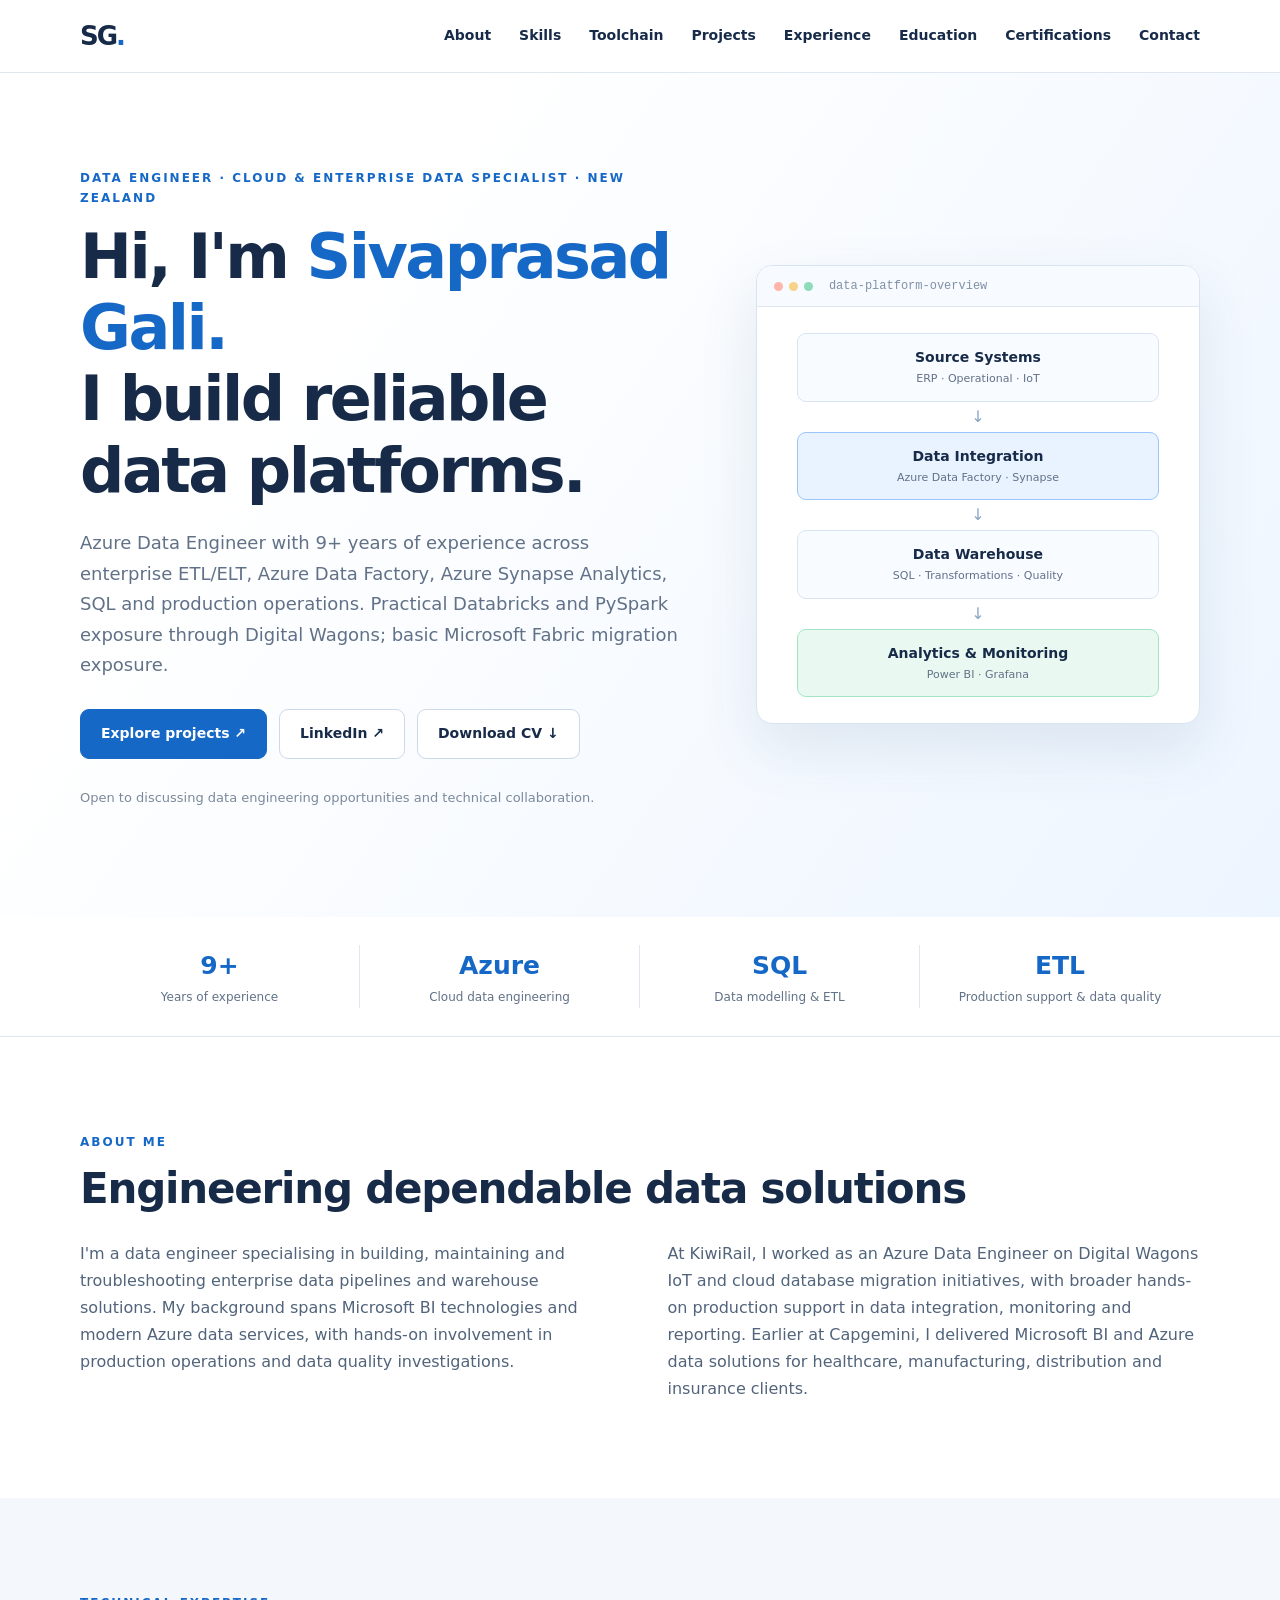
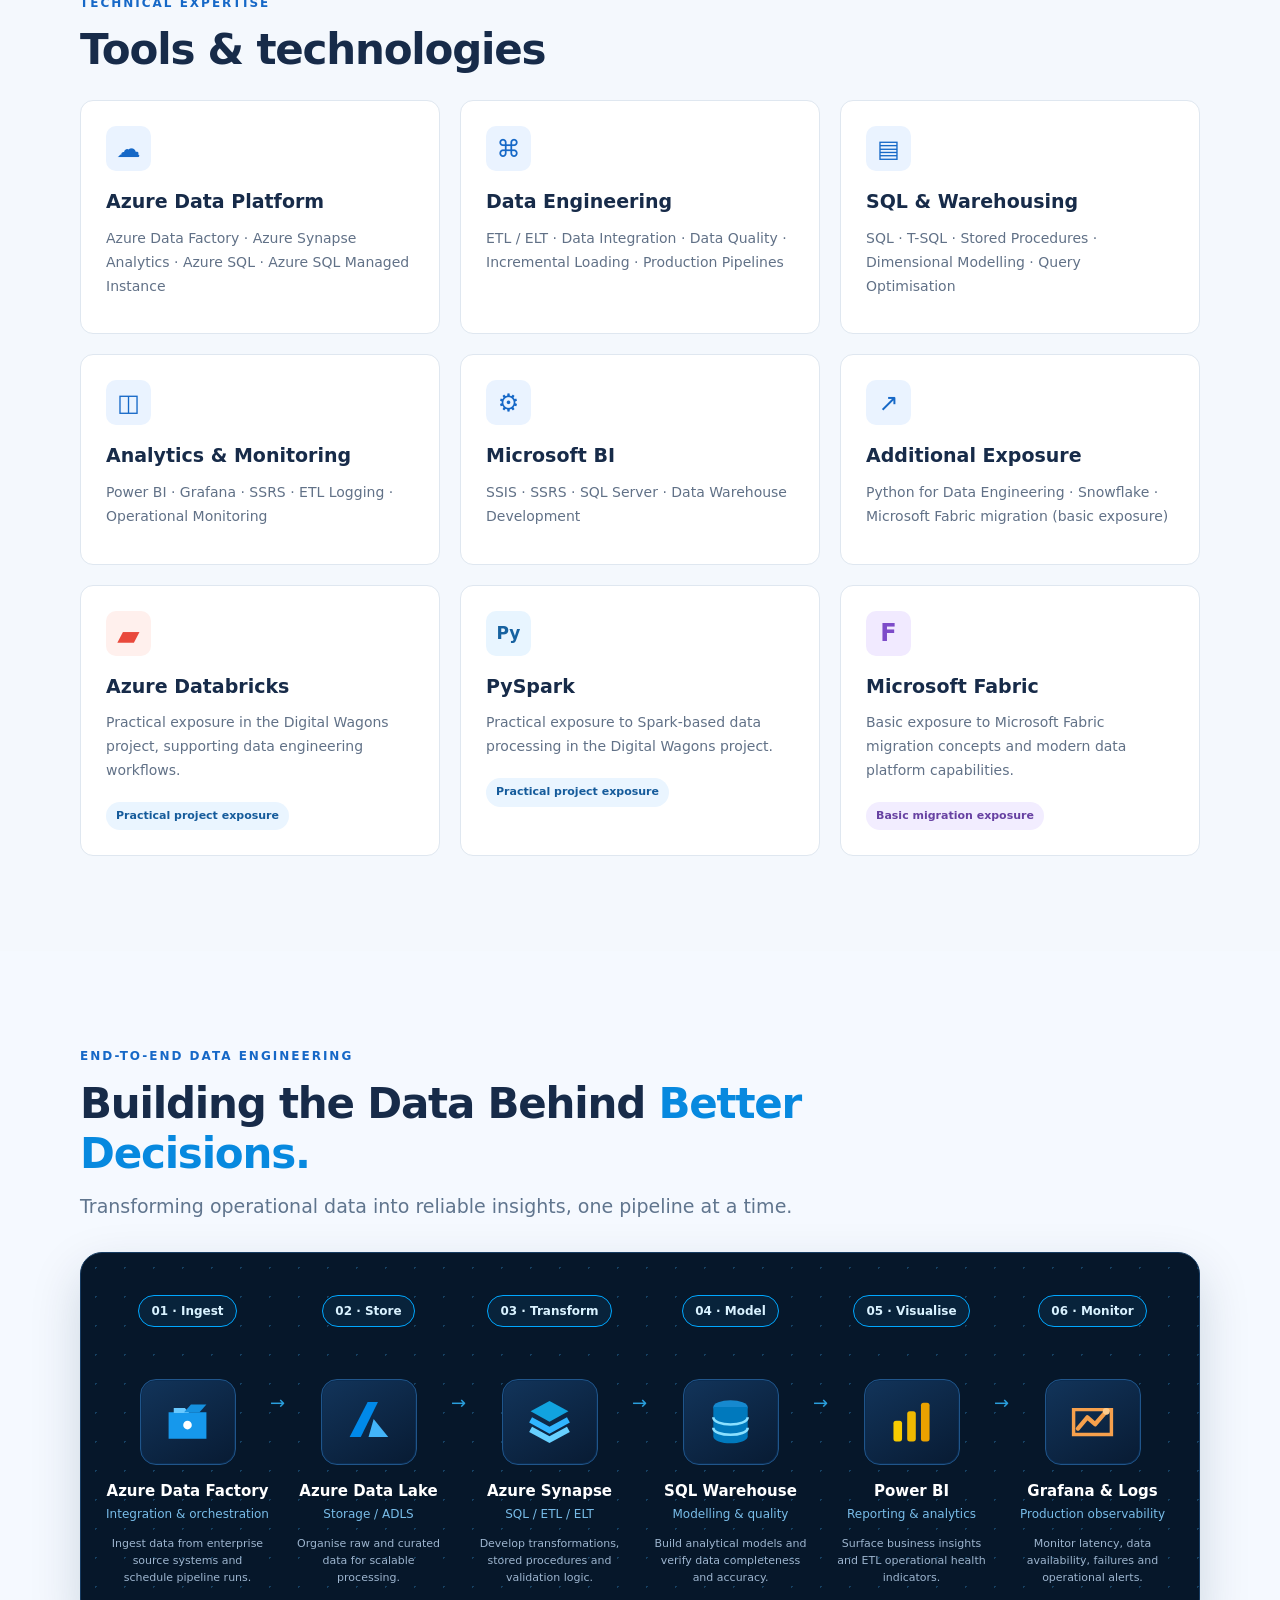
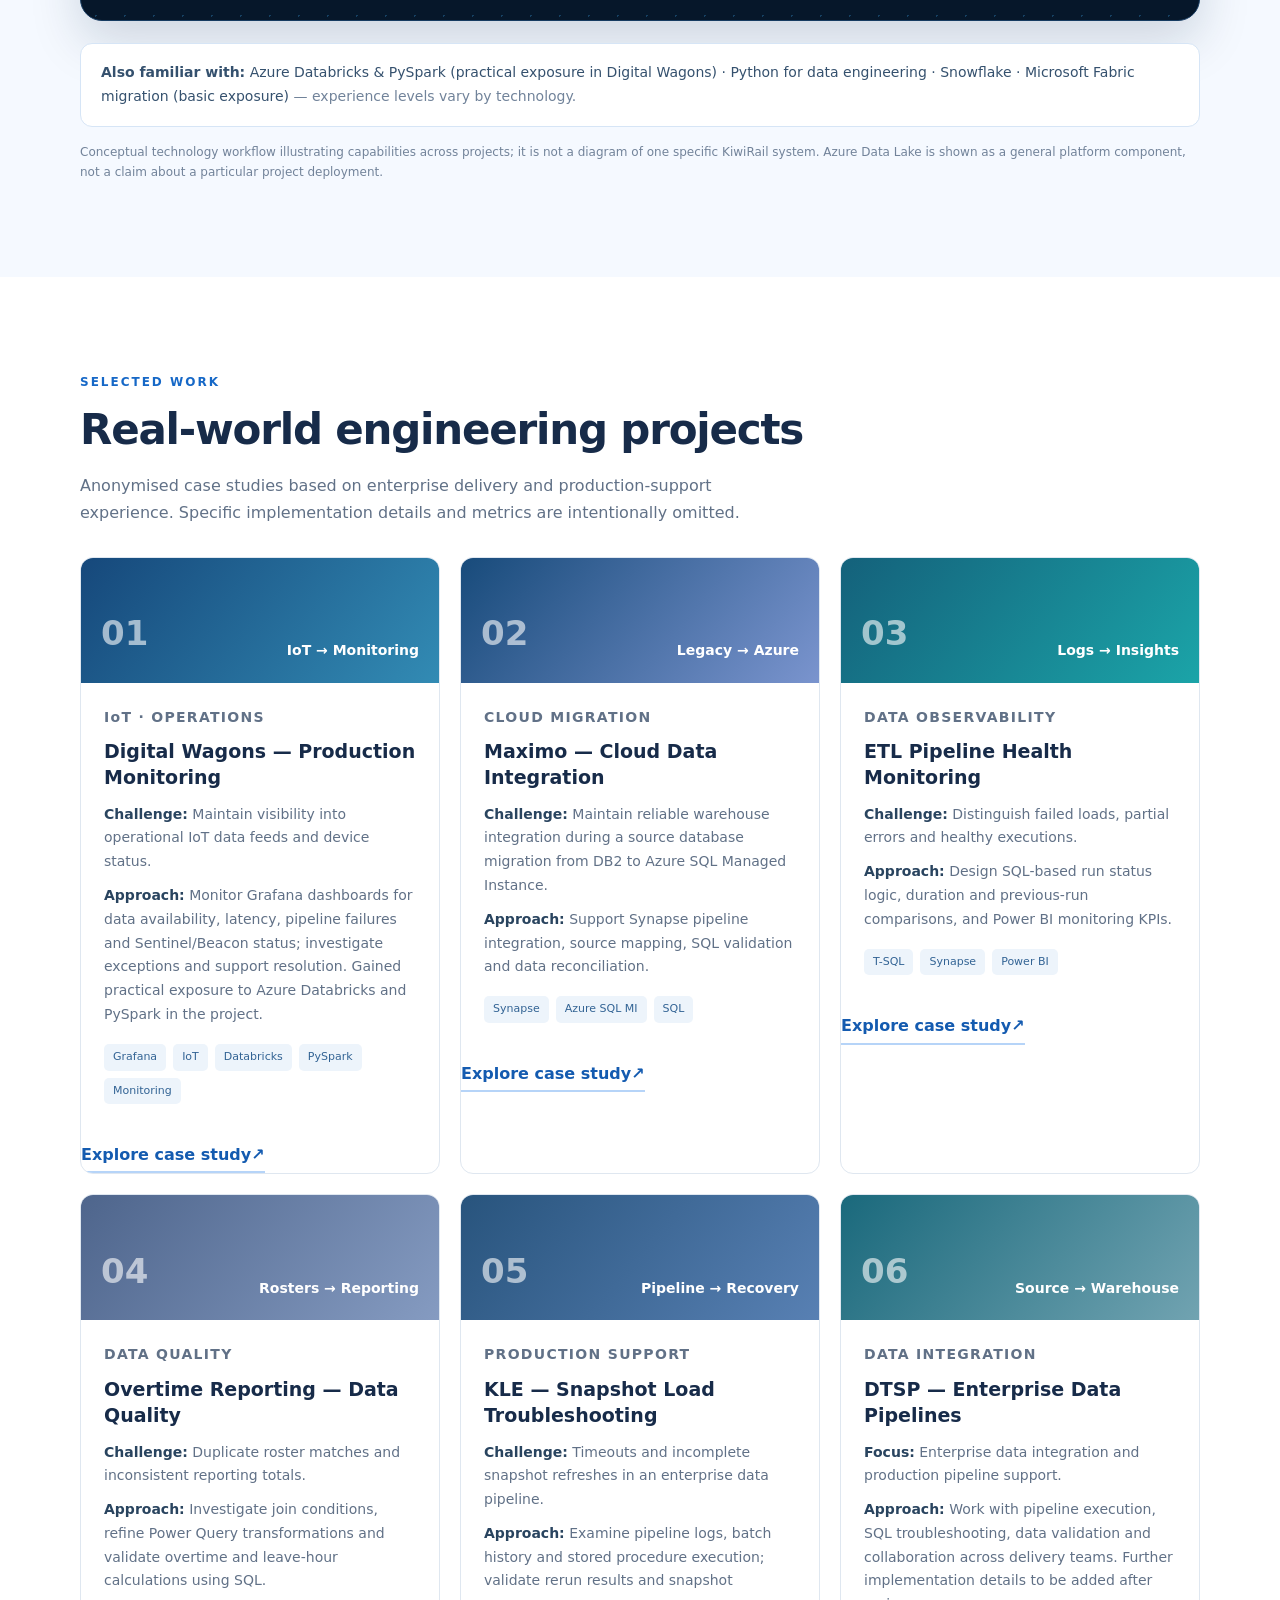
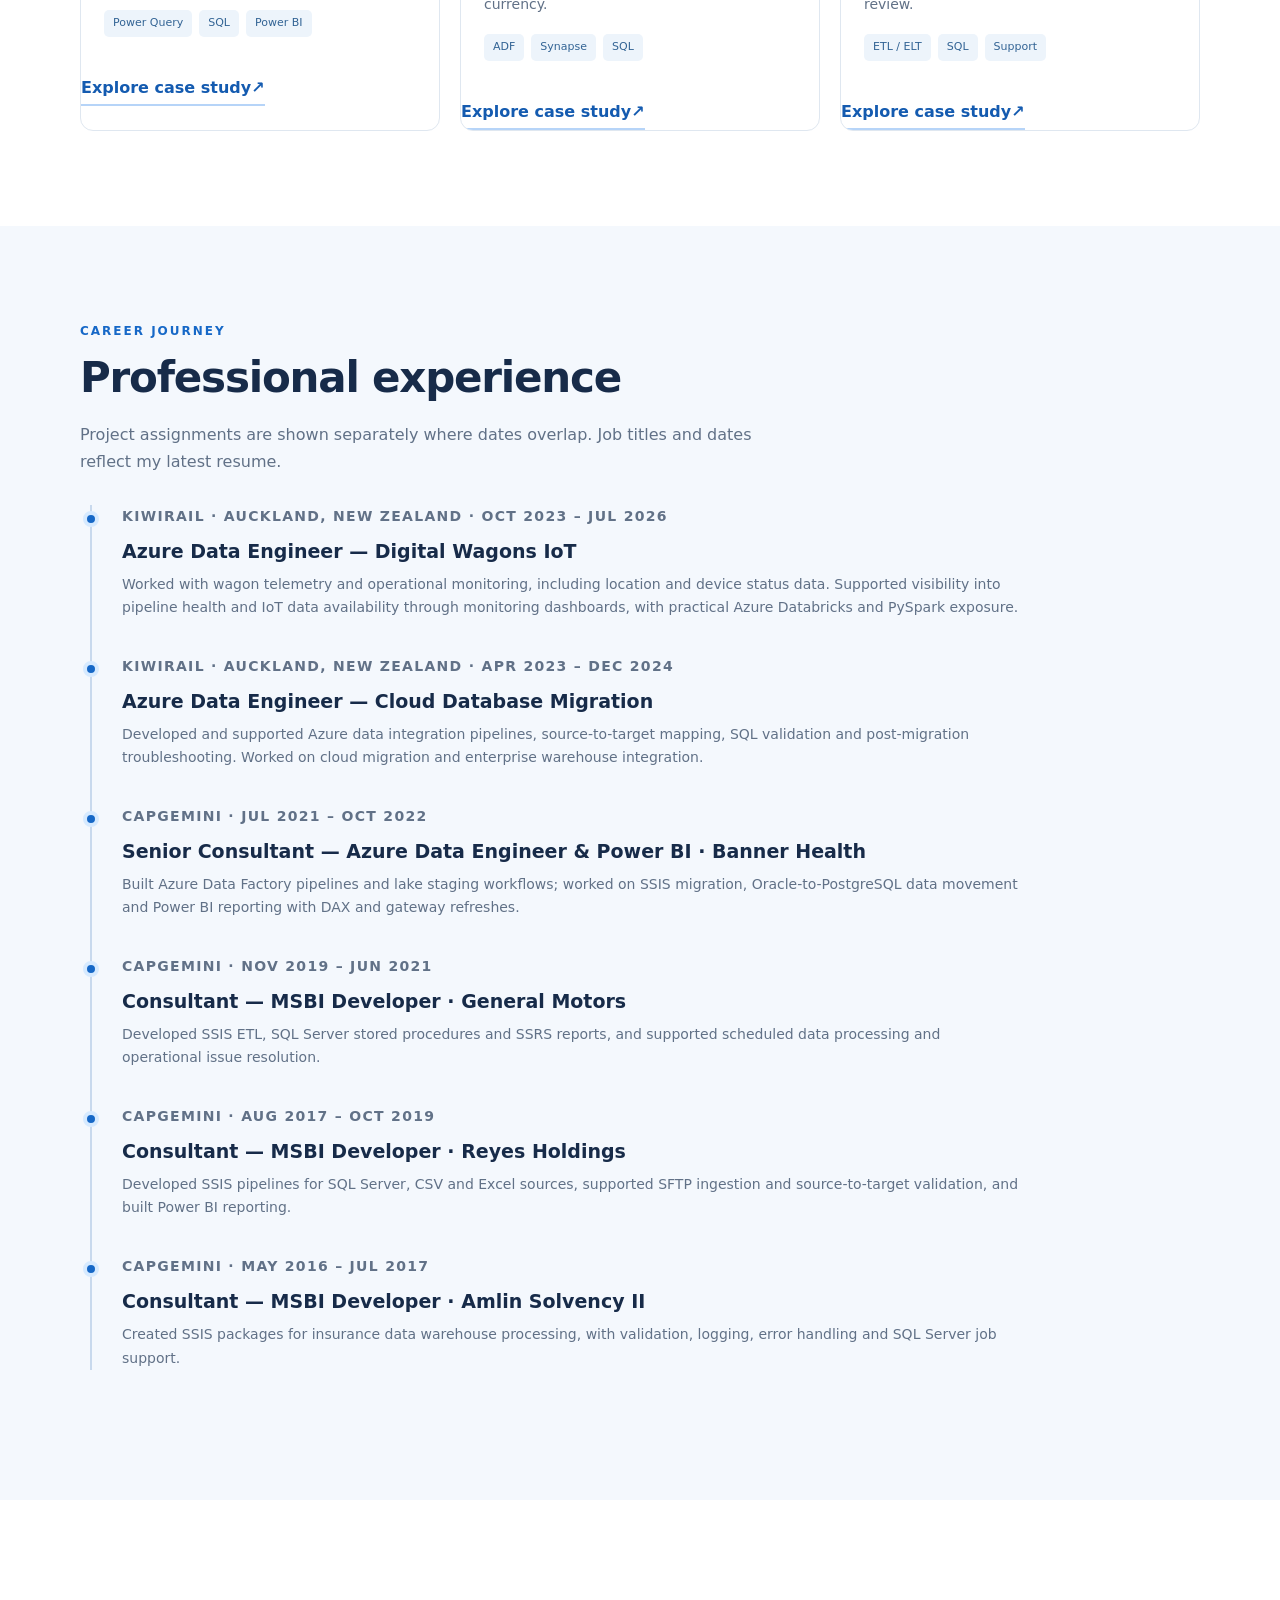
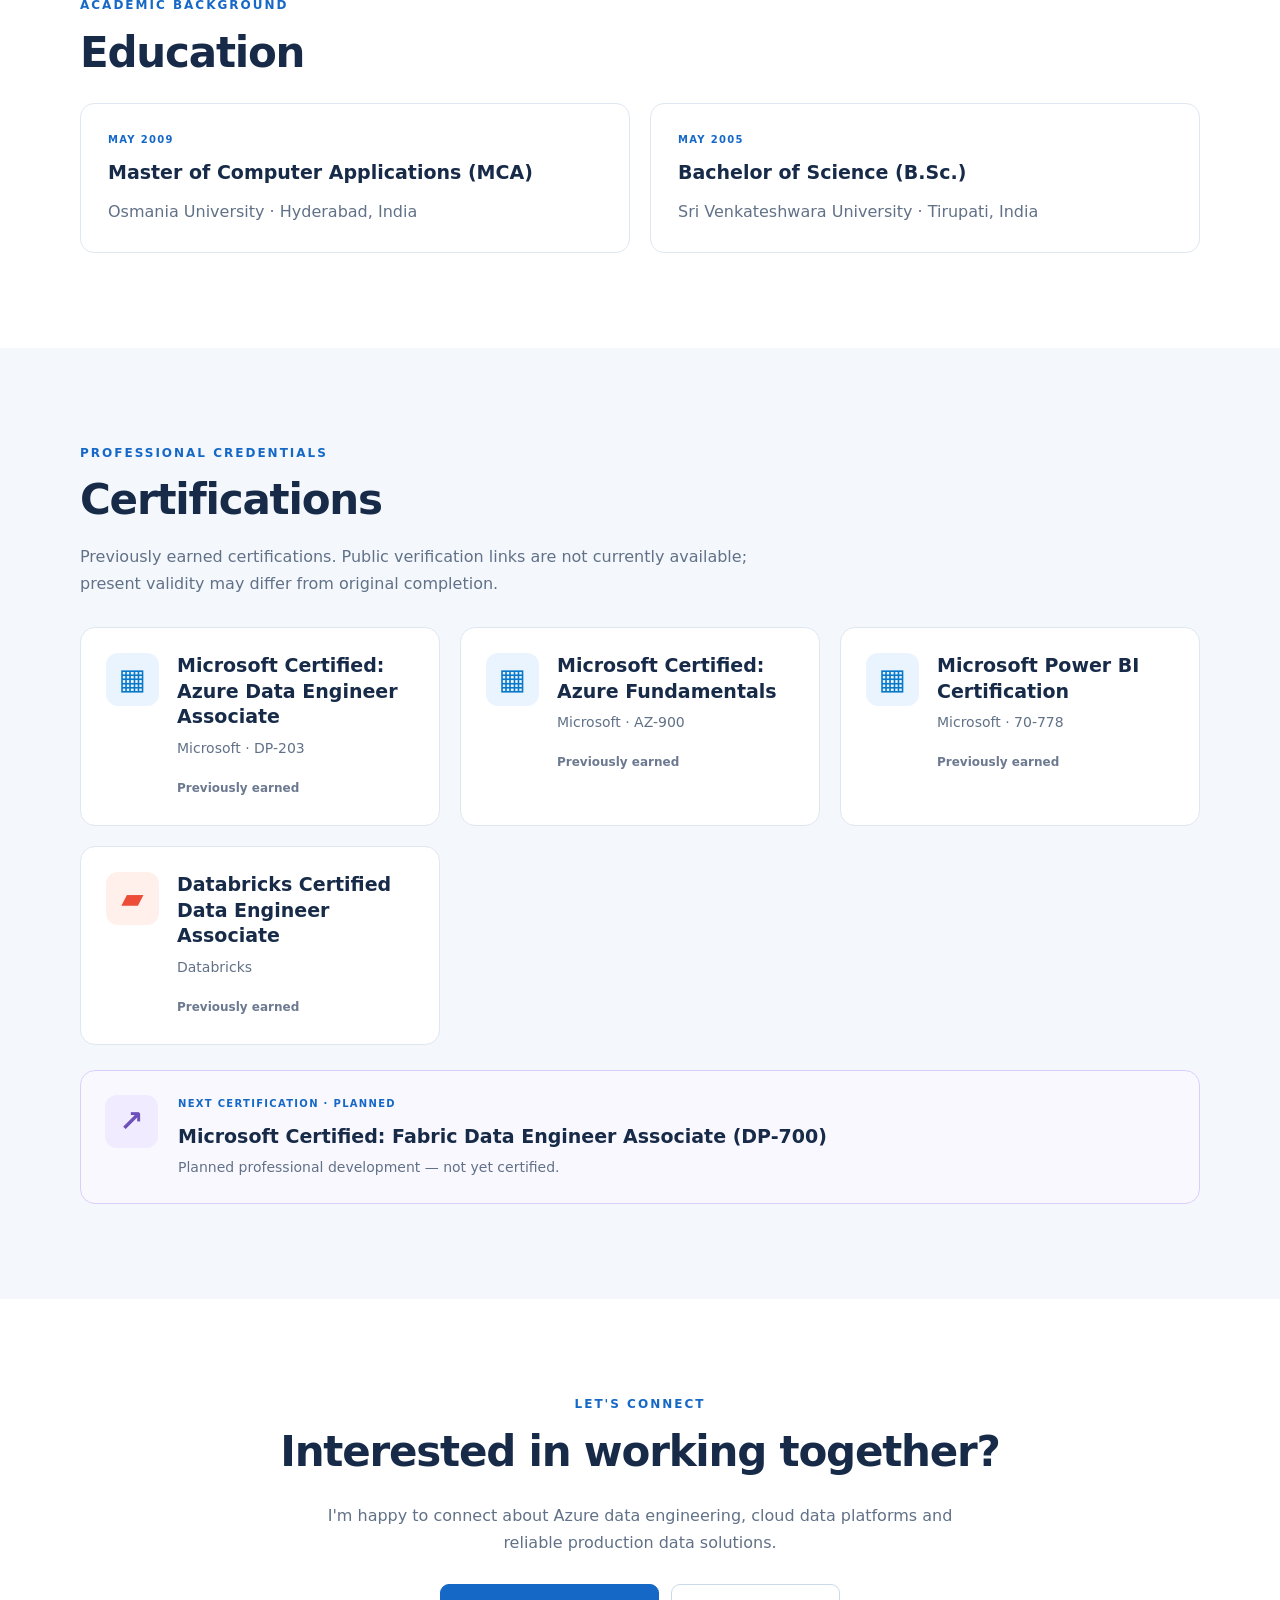
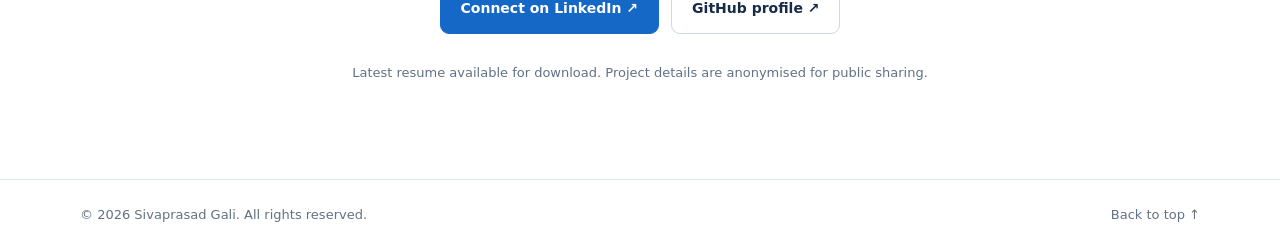
<file: index.html>
<!doctype html>
<html lang="en"><head><meta charset="utf-8"><meta name="viewport" content="width=device-width,initial-scale=1"><meta name="description" content="Sivaprasad Gali — Azure Data Engineer with 9+ years of experience in data engineering, ETL, Synapse, SQL and production support."><title>Sivaprasad Gali | Data Engineer &amp; Cloud Data Specialist</title><link rel="stylesheet" href="styles.css"></head>
<body><header class="top"><nav class="wrap nav" aria-label="Main navigation"><a class="brand" href="#home">SG<span>.</span></a><button class="menu" aria-label="Toggle menu" aria-expanded="false">☰</button><div class="links" id="navlinks"><a href="#about">About</a><a href="#skills">Skills</a><a href="#toolchain">Toolchain</a><a href="#projects">Projects</a><a href="#experience">Experience</a><a href="#education">Education</a><a href="#certifications">Certifications</a><a href="#contact">Contact</a></div></nav></header>
<main><section id="home" class="hero"><div class="wrap hero-grid"><div><p class="eyebrow">DATA ENGINEER · CLOUD &amp; ENTERPRISE DATA SPECIALIST · NEW ZEALAND</p><h1>Hi, I'm <span>Sivaprasad Gali.</span><br> I build reliable data platforms.</h1><p class="lead">Azure Data Engineer with 9+ years of experience across enterprise ETL/ELT, Azure Data Factory, Azure Synapse Analytics, SQL and production operations. Practical Databricks and PySpark exposure through Digital Wagons; basic Microsoft Fabric migration exposure.</p><div class="actions"><a class="btn primary" href="#projects">Explore projects ↗</a><a class="btn secondary" href="https://www.linkedin.com/in/sivaprasad-gali-azure-data-engineer/" target="_blank" rel="noopener noreferrer">LinkedIn ↗</a><a class="btn secondary" href="resume.pdf" id="resume-link" download="Sivaprasad_Gali_Data_Engineer_Resume.pdf">Download CV ↓</a></div><p class="micro">Open to discussing data engineering opportunities and technical collaboration.</p></div><div class="hero-panel"><div class="panel-top"><span class="dot"></span><span class="dot"></span><span class="dot"></span><span class="panel-label">data-platform-overview</span></div><div class="flowchart"><div class="flow-node">Source Systems <small>ERP · Operational · IoT</small></div><div class="flow-arrow">↓</div><div class="flow-node blue">Data Integration <small>Azure Data Factory · Synapse</small></div><div class="flow-arrow">↓</div><div class="flow-node">Data Warehouse <small>SQL · Transformations · Quality</small></div><div class="flow-arrow">↓</div><div class="flow-node green">Analytics & Monitoring <small>Power BI · Grafana</small></div></div></div></div></section>
<section class="metrics"><div class="wrap metric-grid"><div><strong>9+</strong><span>Years of experience</span></div><div><strong>Azure</strong><span>Cloud data engineering</span></div><div><strong>SQL</strong><span>Data modelling & ETL</span></div><div><strong>ETL</strong><span>Production support &amp; data quality</span></div></div></section>
<section id="about" class="section"><div class="wrap"><p class="eyebrow">ABOUT ME</p><h2>Engineering dependable data solutions</h2><div class="two-col"><p>I'm a data engineer specialising in building, maintaining and troubleshooting enterprise data pipelines and warehouse solutions. My background spans Microsoft BI technologies and modern Azure data services, with hands-on involvement in production operations and data quality investigations.</p><p>At KiwiRail, I worked as an Azure Data Engineer on Digital Wagons IoT and cloud database migration initiatives, with broader hands-on production support in data integration, monitoring and reporting. Earlier at Capgemini, I delivered Microsoft BI and Azure data solutions for healthcare, manufacturing, distribution and insurance clients.</p></div></div></section>
<section id="skills" class="section soft"><div class="wrap"><p class="eyebrow">TECHNICAL EXPERTISE</p><h2>Tools & technologies</h2><div class="skill-grid"><article class="tile"><div class="tile-icon">☁</div><h3>Azure Data Platform</h3><p>Azure Data Factory · Azure Synapse Analytics · Azure SQL · Azure SQL Managed Instance</p></article><article class="tile"><div class="tile-icon">⌘</div><h3>Data Engineering</h3><p>ETL / ELT · Data Integration · Data Quality · Incremental Loading · Production Pipelines</p></article><article class="tile"><div class="tile-icon">▤</div><h3>SQL & Warehousing</h3><p>SQL · T-SQL · Stored Procedures · Dimensional Modelling · Query Optimisation</p></article><article class="tile"><div class="tile-icon">◫</div><h3>Analytics & Monitoring</h3><p>Power BI · Grafana · SSRS · ETL Logging · Operational Monitoring</p></article><article class="tile"><div class="tile-icon">⚙</div><h3>Microsoft BI</h3><p>SSIS · SSRS · SQL Server · Data Warehouse Development</p></article><article class="tile"><div class="tile-icon">↗</div><h3>Additional Exposure</h3><p>Python for Data Engineering · Snowflake · Microsoft Fabric migration (basic exposure)</p></article><article class="tile"><div class="tile-icon tech-databricks">▰</div><h3>Azure Databricks</h3><p>Practical exposure in the Digital Wagons project, supporting data engineering workflows.</p><span class="experience-level">Practical project exposure</span></article><article class="tile"><div class="tile-icon tech-python">Py</div><h3>PySpark</h3><p>Practical exposure to Spark-based data processing in the Digital Wagons project.</p><span class="experience-level">Practical project exposure</span></article><article class="tile"><div class="tile-icon tech-fabric">F</div><h3>Microsoft Fabric</h3><p>Basic exposure to Microsoft Fabric migration concepts and modern data platform capabilities.</p><span class="experience-level basic">Basic migration exposure</span></article></div></div></section>

<section id="toolchain" class="section toolchain-section" aria-labelledby="toolchain-heading"><div class="wrap">
<p class="eyebrow">END-TO-END DATA ENGINEERING</p><h2 id="toolchain-heading">Building the Data Behind <span class="accent">Better Decisions.</span></h2>
<p class="toolchain-subtitle">Transforming operational data into reliable insights, one pipeline at a time.</p>
<div class="pipeline-showcase" role="group" aria-label="Illustrative data engineering lifecycle">
<div class="pipeline-stages">
<article class="pipeline-stage"><span class="stage-pill">01 · Ingest</span><div class="stage-icon" aria-hidden="true"><svg viewBox="0 0 64 64"><path d="M10 20h44v31H10z" fill="#1698ec" rx="4"/><path d="M16 15h13l5 6H16z" fill="#69c9ff"/><path d="M36 11h18l-8 9H28z" fill="#1591e0"/><circle cx="32" cy="35" r="5" fill="white"/></svg></div><h3>Azure Data Factory</h3><p class="stage-type">Integration & orchestration</p><p>Ingest data from enterprise source systems and schedule pipeline runs.</p></article>
<article class="pipeline-stage"><span class="stage-pill">02 · Store</span><div class="stage-icon" aria-hidden="true"><svg viewBox="0 0 64 64"><path d="M31 8 10 49h13L43 8z" fill="#0089e9"/><path d="m38 28 17 21H32z" fill="#43b4f8"/></svg></div><h3>Azure Data Lake</h3><p class="stage-type">Storage / ADLS</p><p>Organise raw and curated data for scalable processing.</p></article>
<article class="pipeline-stage"><span class="stage-pill">03 · Transform</span><div class="stage-icon" aria-hidden="true"><svg viewBox="0 0 64 64"><path d="m32 7 22 12-22 12L10 19z" fill="#11a3df"/><path d="m10 29 22 12 22-12" stroke="#30b5ff" stroke-width="7" fill="none"/><path d="m10 40 22 12 22-12" stroke="#67d0ff" stroke-width="7" fill="none"/></svg></div><h3>Azure Synapse</h3><p class="stage-type">SQL / ETL / ELT</p><p>Develop transformations, stored procedures and validation logic.</p></article>
<article class="pipeline-stage"><span class="stage-pill">04 · Model</span><div class="stage-icon" aria-hidden="true"><svg viewBox="0 0 64 64"><ellipse cx="32" cy="14" rx="20" ry="8" fill="#1689cf"/><path d="M12 14v34c0 11 40 11 40 0V14" fill="#0079bd"/><path d="M12 26c0 11 40 11 40 0M12 38c0 11 40 11 40 0" fill="none" stroke="#8be0ff" stroke-width="3"/></svg></div><h3>SQL Warehouse</h3><p class="stage-type">Modelling & quality</p><p>Build analytical models and verify data completeness and accuracy.</p></article>
<article class="pipeline-stage"><span class="stage-pill">05 · Visualise</span><div class="stage-icon" aria-hidden="true"><svg viewBox="0 0 64 64"><rect x="11" y="30" width="10" height="24" rx="3" fill="#f8cc00"/><rect x="27" y="19" width="10" height="35" rx="3" fill="#efb900"/><rect x="43" y="9" width="10" height="45" rx="3" fill="#eaa100"/></svg></div><h3>Power BI</h3><p class="stage-type">Reporting & analytics</p><p>Surface business insights and ETL operational health indicators.</p></article>
<article class="pipeline-stage"><span class="stage-pill">06 · Monitor</span><div class="stage-icon" aria-hidden="true"><svg viewBox="0 0 64 64"><path d="M10 46V17h44v29z" fill="none" stroke="#f6a04c" stroke-width="4" rx="4"/><path d="m15 39 11-13 9 8 13-15" fill="none" stroke="#f6a04c" stroke-width="5" stroke-linecap="round" stroke-linejoin="round"/><circle cx="48" cy="19" r="4" fill="#ffcc8c"/></svg></div><h3>Grafana & Logs</h3><p class="stage-type">Production observability</p><p>Monitor latency, data availability, failures and operational alerts.</p></article>
</div></div>
<div class="toolchain-note"><strong>Also familiar with:</strong> Azure Databricks &amp; PySpark (practical exposure in Digital Wagons) · Python for data engineering · Snowflake · Microsoft Fabric migration (basic exposure) <span>— experience levels vary by technology.</span></div>
<p class="toolchain-disclaimer">Conceptual technology workflow illustrating capabilities across projects; it is not a diagram of one specific KiwiRail system. Azure Data Lake is shown as a general platform component, not a claim about a particular project deployment.</p>
</div></section>
<section id="projects" class="section"><div class="wrap"><p class="eyebrow">SELECTED WORK</p><h2>Real-world engineering projects</h2><p class="section-intro">Anonymised case studies based on enterprise delivery and production-support experience. Specific implementation details and metrics are intentionally omitted.</p><div class="project-grid">
<article class="project"><div class="project-art art1"><span>01</span><b>IoT → Monitoring</b></div><div class="project-body"><p class="category">IoT · OPERATIONS</p><h3>Digital Wagons — Production Monitoring</h3><p><b>Challenge:</b> Maintain visibility into operational IoT data feeds and device status.</p><p><b>Approach:</b> Monitor Grafana dashboards for data availability, latency, pipeline failures and Sentinel/Beacon status; investigate exceptions and support resolution. Gained practical exposure to Azure Databricks and PySpark in the project.</p><div class="tags"><span>Grafana</span><span>IoT</span><span>Databricks</span><span>PySpark</span><span>Monitoring</span></div></div><a class="case-link" href="projects/digital-wagons.html" aria-label="Read Digital Wagons — IoT Production Monitoring case study">Explore case study <span aria-hidden="true">↗</span></a></article>
<article class="project"><div class="project-art art2"><span>02</span><b>Legacy → Azure</b></div><div class="project-body"><p class="category">CLOUD MIGRATION</p><h3>Maximo — Cloud Data Integration</h3><p><b>Challenge:</b> Maintain reliable warehouse integration during a source database migration from DB2 to Azure SQL Managed Instance.</p><p><b>Approach:</b> Support Synapse pipeline integration, source mapping, SQL validation and data reconciliation.</p><div class="tags"><span>Synapse</span><span>Azure SQL MI</span><span>SQL</span></div></div><a class="case-link" href="projects/maximo.html" aria-label="Read Maximo — Source Migration &amp; Synapse Integration case study">Explore case study <span aria-hidden="true">↗</span></a></article>
<article class="project"><div class="project-art art3"><span>03</span><b>Logs → Insights</b></div><div class="project-body"><p class="category">DATA OBSERVABILITY</p><h3>ETL Pipeline Health Monitoring</h3><p><b>Challenge:</b> Distinguish failed loads, partial errors and healthy executions.</p><p><b>Approach:</b> Design SQL-based run status logic, duration and previous-run comparisons, and Power BI monitoring KPIs.</p><div class="tags"><span>T-SQL</span><span>Synapse</span><span>Power BI</span></div></div><a class="case-link" href="projects/etl-health.html" aria-label="Read ETL Pipeline Health — Operational Visibility case study">Explore case study <span aria-hidden="true">↗</span></a></article>
<article class="project"><div class="project-art art4"><span>04</span><b>Rosters → Reporting</b></div><div class="project-body"><p class="category">DATA QUALITY</p><h3>Overtime Reporting — Data Quality</h3><p><b>Challenge:</b> Duplicate roster matches and inconsistent reporting totals.</p><p><b>Approach:</b> Investigate join conditions, refine Power Query transformations and validate overtime and leave-hour calculations using SQL.</p><div class="tags"><span>Power Query</span><span>SQL</span><span>Power BI</span></div></div><a class="case-link" href="projects/overtime.html" aria-label="Read Overtime Reporting — Duplicate &amp; Leave Data Quality case study">Explore case study <span aria-hidden="true">↗</span></a></article>
<article class="project"><div class="project-art art5"><span>05</span><b>Pipeline → Recovery</b></div><div class="project-body"><p class="category">PRODUCTION SUPPORT</p><h3>KLE — Snapshot Load Troubleshooting</h3><p><b>Challenge:</b> Timeouts and incomplete snapshot refreshes in an enterprise data pipeline.</p><p><b>Approach:</b> Examine pipeline logs, batch history and stored procedure execution; validate rerun results and snapshot currency.</p><div class="tags"><span>ADF</span><span>Synapse</span><span>SQL</span></div></div><a class="case-link" href="projects/kle.html" aria-label="Read KLE — Snapshot Load &amp; Timeout Investigation case study">Explore case study <span aria-hidden="true">↗</span></a></article>
<article class="project"><div class="project-art art6"><span>06</span><b>Source → Warehouse</b></div><div class="project-body"><p class="category">DATA INTEGRATION</p><h3>DTSP — Enterprise Data Pipelines</h3><p><b>Focus:</b> Enterprise data integration and production pipeline support.</p><p><b>Approach:</b> Work with pipeline execution, SQL troubleshooting, data validation and collaboration across delivery teams. Further implementation details to be added after review.</p><div class="tags"><span>ETL / ELT</span><span>SQL</span><span>Support</span></div></div><a class="case-link" href="projects/dtsp.html" aria-label="Read DTSP — Enterprise Pipeline Support case study">Explore case study <span aria-hidden="true">↗</span></a></article>
</div></div></section>
<section id="experience" class="section soft"><div class="wrap"><p class="eyebrow">CAREER JOURNEY</p><h2>Professional experience</h2><p class="section-intro">Project assignments are shown separately where dates overlap. Job titles and dates reflect my latest resume.</p><div class="timeline">
<div class="timeline-item"><span class="timeline-mark"></span><div><p class="category">KIWIRAIL · AUCKLAND, NEW ZEALAND · OCT 2023 – JUL 2026</p><h3>Azure Data Engineer — Digital Wagons IoT</h3><p>Worked with wagon telemetry and operational monitoring, including location and device status data. Supported visibility into pipeline health and IoT data availability through monitoring dashboards, with practical Azure Databricks and PySpark exposure.</p></div></div>
<div class="timeline-item"><span class="timeline-mark"></span><div><p class="category">KIWIRAIL · AUCKLAND, NEW ZEALAND · APR 2023 – DEC 2024</p><h3>Azure Data Engineer — Cloud Database Migration</h3><p>Developed and supported Azure data integration pipelines, source-to-target mapping, SQL validation and post-migration troubleshooting. Worked on cloud migration and enterprise warehouse integration.</p></div></div>
<div class="timeline-item"><span class="timeline-mark"></span><div><p class="category">CAPGEMINI · JUL 2021 – OCT 2022</p><h3>Senior Consultant — Azure Data Engineer &amp; Power BI · Banner Health</h3><p>Built Azure Data Factory pipelines and lake staging workflows; worked on SSIS migration, Oracle-to-PostgreSQL data movement and Power BI reporting with DAX and gateway refreshes.</p></div></div>
<div class="timeline-item"><span class="timeline-mark"></span><div><p class="category">CAPGEMINI · NOV 2019 – JUN 2021</p><h3>Consultant — MSBI Developer · General Motors</h3><p>Developed SSIS ETL, SQL Server stored procedures and SSRS reports, and supported scheduled data processing and operational issue resolution.</p></div></div>
<div class="timeline-item"><span class="timeline-mark"></span><div><p class="category">CAPGEMINI · AUG 2017 – OCT 2019</p><h3>Consultant — MSBI Developer · Reyes Holdings</h3><p>Developed SSIS pipelines for SQL Server, CSV and Excel sources, supported SFTP ingestion and source-to-target validation, and built Power BI reporting.</p></div></div>
<div class="timeline-item"><span class="timeline-mark"></span><div><p class="category">CAPGEMINI · MAY 2016 – JUL 2017</p><h3>Consultant — MSBI Developer · Amlin Solvency II</h3><p>Created SSIS packages for insurance data warehouse processing, with validation, logging, error handling and SQL Server job support.</p></div></div>
</div></div></section>
<section id="education" class="section"><div class="wrap"><p class="eyebrow">ACADEMIC BACKGROUND</p><h2>Education</h2><div class="education-grid"><article class="education-card"><p class="category">MAY 2009</p><h3>Master of Computer Applications (MCA)</h3><p>Osmania University · Hyderabad, India</p></article><article class="education-card"><p class="category">MAY 2005</p><h3>Bachelor of Science (B.Sc.)</h3><p>Sri Venkateshwara University · Tirupati, India</p></article></div></div></section>
<section id="certifications" class="section soft" aria-labelledby="certifications-heading"><div class="wrap"><p class="eyebrow">PROFESSIONAL CREDENTIALS</p><h2 id="certifications-heading">Certifications</h2><p class="section-intro">Previously earned certifications. Public verification links are not currently available; present validity may differ from original completion.</p><div class="cert-grid">
<article class="cert-card"><div class="cert-icon microsoft" aria-hidden="true">▦</div><div><h3>Microsoft Certified: Azure Data Engineer Associate</h3><p>Microsoft · DP-203</p><span class="cert-status">Previously earned</span></div></article>
<article class="cert-card"><div class="cert-icon microsoft" aria-hidden="true">▦</div><div><h3>Microsoft Certified: Azure Fundamentals</h3><p>Microsoft · AZ-900</p><span class="cert-status">Previously earned</span></div></article>
<article class="cert-card"><div class="cert-icon microsoft" aria-hidden="true">▦</div><div><h3>Microsoft Power BI Certification</h3><p>Microsoft · 70-778</p><span class="cert-status">Previously earned</span></div></article>
<article class="cert-card"><div class="cert-icon databricks" aria-hidden="true">▰</div><div><h3>Databricks Certified Data Engineer Associate</h3><p>Databricks</p><span class="cert-status">Previously earned</span></div></article>
</div><div class="learning-panel"><div class="cert-icon learning" aria-hidden="true">↗</div><div><p class="category">NEXT CERTIFICATION · PLANNED</p><h3>Microsoft Certified: Fabric Data Engineer Associate (DP-700)</h3><p>Planned professional development — not yet certified.</p></div></div></div></section>
<section id="contact" class="section contact"><div class="wrap"><p class="eyebrow">LET'S CONNECT</p><h2>Interested in working together?</h2><p>I'm happy to connect about Azure data engineering, cloud data platforms and reliable production data solutions.</p><div class="actions centered"><a class="btn primary" href="https://www.linkedin.com/in/sivaprasad-gali-azure-data-engineer/" target="_blank" rel="noopener noreferrer">Connect on LinkedIn ↗</a><a class="btn secondary" href="https://github.com/sivagaali" target="_blank" rel="noopener noreferrer" id="github-link">GitHub profile ↗</a></div><p class="micro">Latest resume available for download. Project details are anonymised for public sharing.</p></div></section></main>
<footer><div class="wrap footer"><span>© <span id="year"></span> Sivaprasad Gali. All rights reserved.</span><a href="#home">Back to top ↑</a></div></footer><script src="script.js"></script></body></html>
</file>
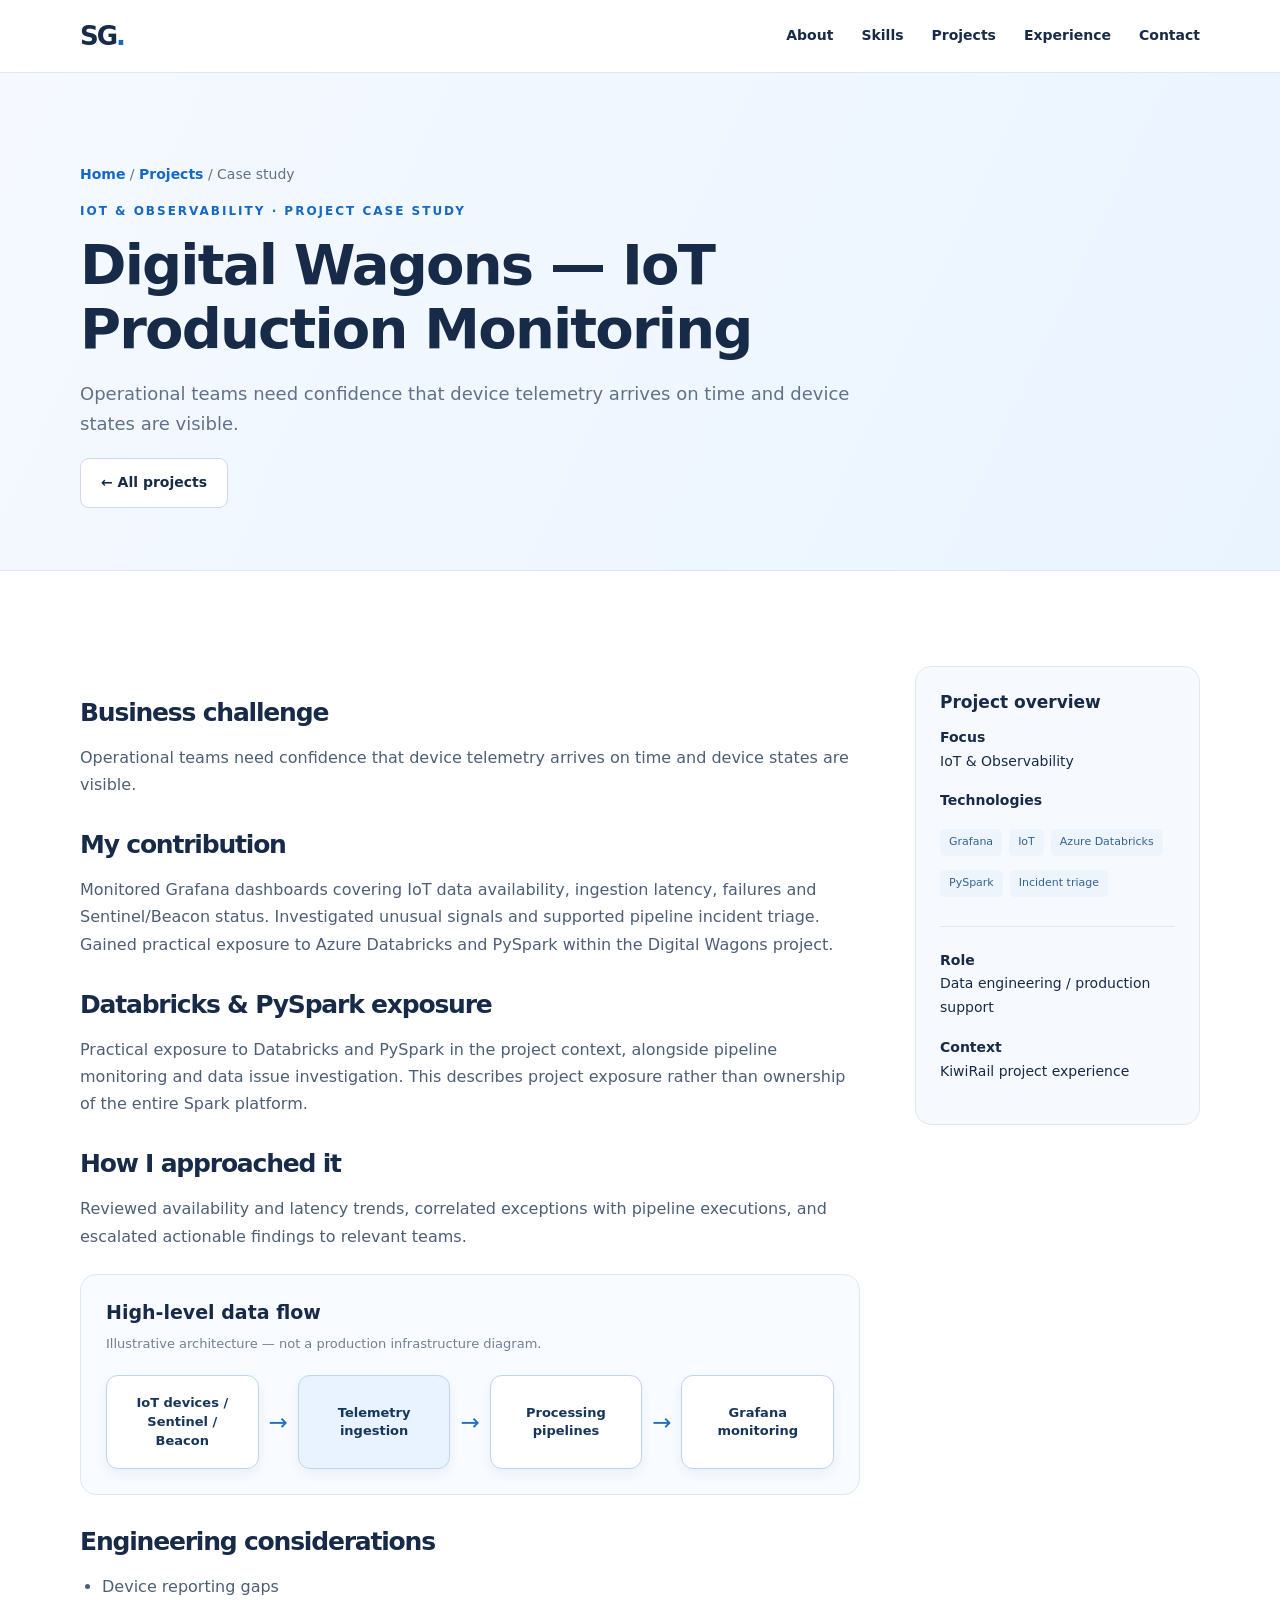
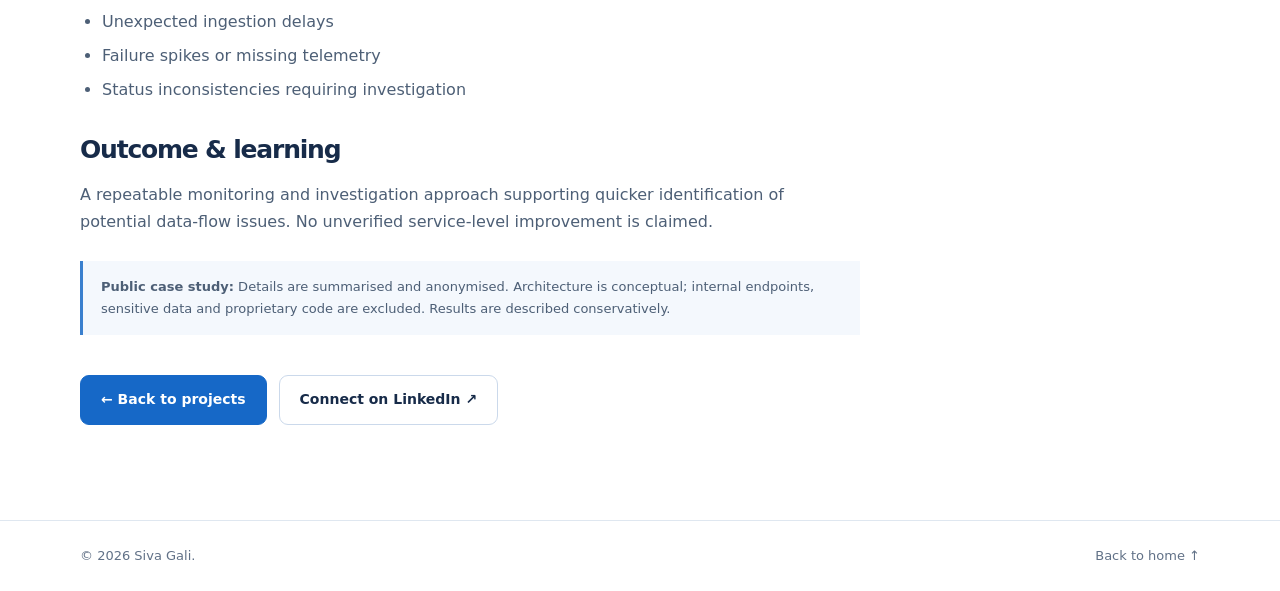
<file: projects/digital-wagons.html>
<!doctype html><html lang="en"><head><meta charset="utf-8"><meta name="viewport" content="width=device-width,initial-scale=1"><meta name="description" content="Digital Wagons — IoT Production Monitoring — an anonymised Azure Data Engineer project case study by Siva Gali."><title>Digital Wagons — IoT Production Monitoring | Siva Gali</title><link rel="stylesheet" href="../styles.css"></head><body>
<header class="top"><nav class="wrap nav" aria-label="Main navigation"><a class="brand" href="../index.html#home">SG<span>.</span></a><button class="menu" aria-label="Toggle menu" aria-expanded="false">☰</button><div class="links"><a href="../index.html#about">About</a><a href="../index.html#skills">Skills</a><a href="../index.html#projects">Projects</a><a href="../index.html#experience">Experience</a><a href="../index.html#contact">Contact</a></div></nav></header>
<main><section class="case-hero"><div class="wrap"><p class="breadcrumb"><a href="../index.html">Home</a> / <a href="../index.html#projects">Projects</a> / Case study</p><p class="eyebrow">IOT &amp; OBSERVABILITY · PROJECT CASE STUDY</p><h1>Digital Wagons — IoT Production Monitoring</h1><p class="lead">Operational teams need confidence that device telemetry arrives on time and device states are visible.</p><a class="btn secondary" href="../index.html#projects">← All projects</a></div></section>
<section class="section"><div class="wrap case-layout"><article class="case-main"><h2>Business challenge</h2><p>Operational teams need confidence that device telemetry arrives on time and device states are visible.</p><h2>My contribution</h2><p>Monitored Grafana dashboards covering IoT data availability, ingestion latency, failures and Sentinel/Beacon status. Investigated unusual signals and supported pipeline incident triage. Gained practical exposure to Azure Databricks and PySpark within the Digital Wagons project.</p><h2>Databricks &amp; PySpark exposure</h2><p>Practical exposure to Databricks and PySpark in the project context, alongside pipeline monitoring and data issue investigation. This describes project exposure rather than ownership of the entire Spark platform.</p><h2>How I approached it</h2><p>Reviewed availability and latency trends, correlated exceptions with pipeline executions, and escalated actionable findings to relevant teams.</p><div class="arch" role="group" aria-label="Simplified project architecture"><h3>High-level data flow</h3><p>Illustrative architecture — not a production infrastructure diagram.</p><div class="arch-row"><div class="arch-node">IoT devices / Sentinel / Beacon</div><div class="arch-arrow" aria-hidden="true">→</div><div class="arch-node">Telemetry ingestion</div><div class="arch-arrow" aria-hidden="true">→</div><div class="arch-node">Processing pipelines</div><div class="arch-arrow" aria-hidden="true">→</div><div class="arch-node">Grafana monitoring</div></div></div><h2>Engineering considerations</h2><ul class="check-list"><li>Device reporting gaps</li><li>Unexpected ingestion delays</li><li>Failure spikes or missing telemetry</li><li>Status inconsistencies requiring investigation</li></ul><h2>Outcome &amp; learning</h2><p>A repeatable monitoring and investigation approach supporting quicker identification of potential data-flow issues. No unverified service-level improvement is claimed.</p><p class="disclaimer"><strong>Public case study:</strong> Details are summarised and anonymised. Architecture is conceptual; internal endpoints, sensitive data and proprietary code are excluded. Results are described conservatively.</p><div class="case-nav"><a class="btn primary" href="../index.html#projects">← Back to projects</a><a class="btn secondary" href="https://www.linkedin.com/in/sivagali/" target="_blank" rel="noopener noreferrer">Connect on LinkedIn ↗</a></div></article><aside class="case-aside"><h3>Project overview</h3><p><strong>Focus</strong><br>IoT &amp; Observability</p><p><strong>Technologies</strong></p><div class="tags"><span>Grafana</span><span>IoT</span><span>Azure Databricks</span><span>PySpark</span><span>Incident triage</span></div><hr style="border:0;border-top:1px solid #dfe7f0;margin:22px 0"><p><strong>Role</strong><br>Data engineering / production support</p><p><strong>Context</strong><br>KiwiRail project experience</p></aside></div></section></main><footer><div class="wrap footer"><span>© <span id="year"></span> Siva Gali.</span><a href="../index.html#home">Back to home ↑</a></div></footer><script src="../script.js"></script></body></html>
</file>
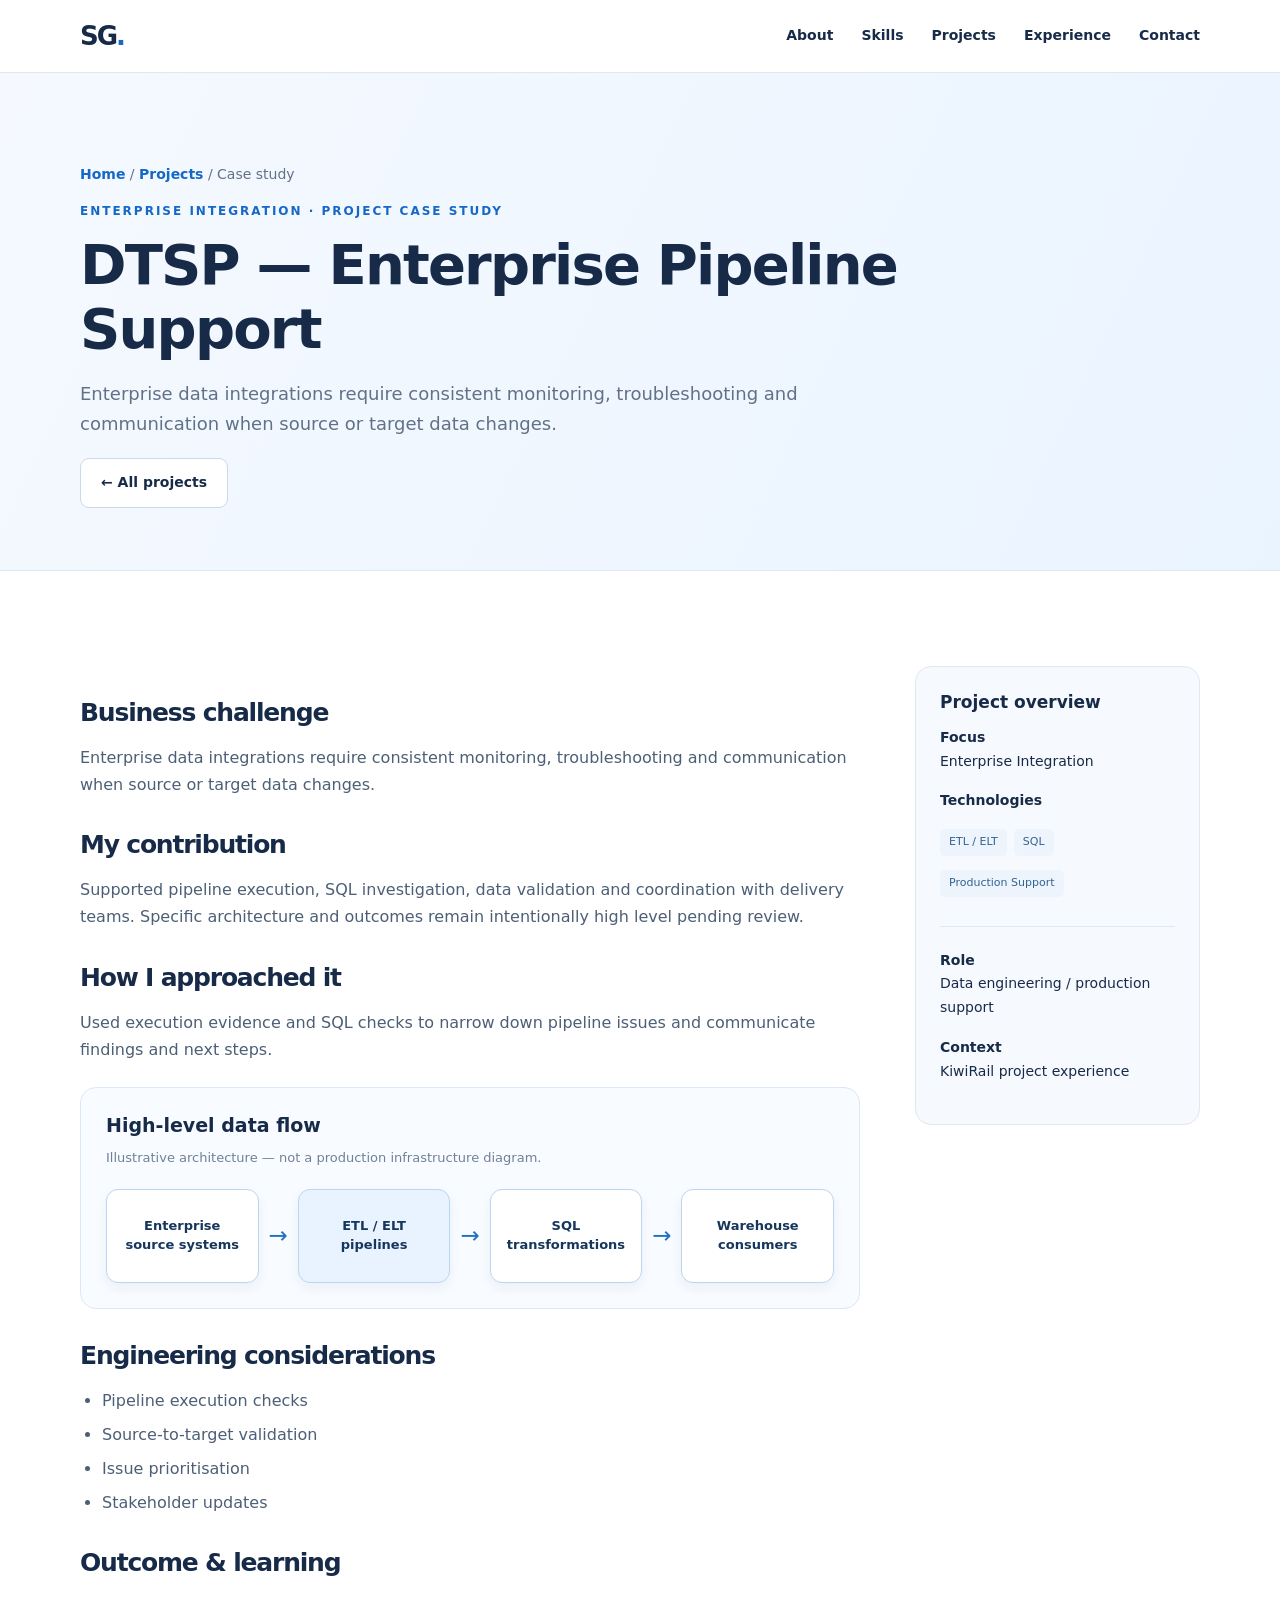
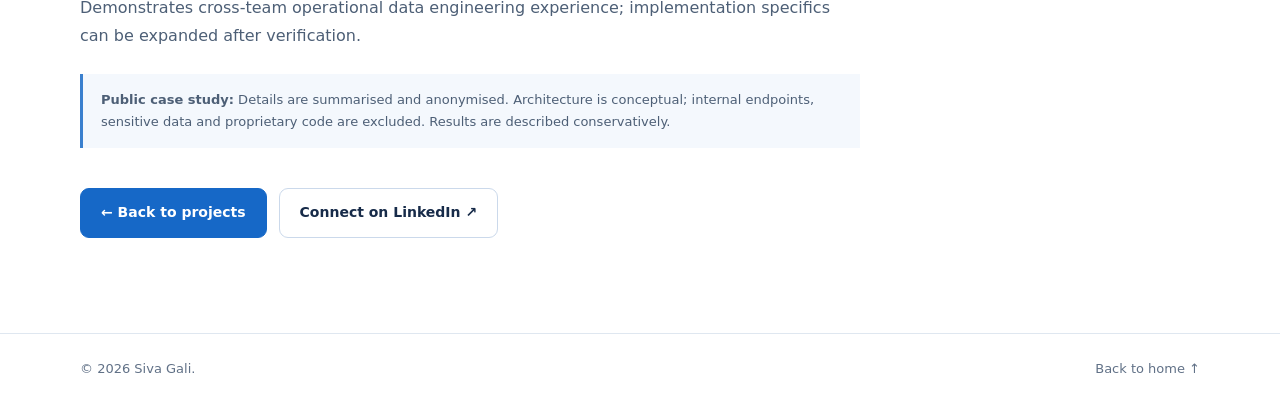
<file: projects/dtsp.html>
<!doctype html><html lang="en"><head><meta charset="utf-8"><meta name="viewport" content="width=device-width,initial-scale=1"><meta name="description" content="DTSP — Enterprise Pipeline Support — an anonymised Azure Data Engineer project case study by Siva Gali."><title>DTSP — Enterprise Pipeline Support | Siva Gali</title><link rel="stylesheet" href="../styles.css"></head><body>
<header class="top"><nav class="wrap nav" aria-label="Main navigation"><a class="brand" href="../index.html#home">SG<span>.</span></a><button class="menu" aria-label="Toggle menu" aria-expanded="false">☰</button><div class="links"><a href="../index.html#about">About</a><a href="../index.html#skills">Skills</a><a href="../index.html#projects">Projects</a><a href="../index.html#experience">Experience</a><a href="../index.html#contact">Contact</a></div></nav></header>
<main><section class="case-hero"><div class="wrap"><p class="breadcrumb"><a href="../index.html">Home</a> / <a href="../index.html#projects">Projects</a> / Case study</p><p class="eyebrow">ENTERPRISE INTEGRATION · PROJECT CASE STUDY</p><h1>DTSP — Enterprise Pipeline Support</h1><p class="lead">Enterprise data integrations require consistent monitoring, troubleshooting and communication when source or target data changes.</p><a class="btn secondary" href="../index.html#projects">← All projects</a></div></section>
<section class="section"><div class="wrap case-layout"><article class="case-main"><h2>Business challenge</h2><p>Enterprise data integrations require consistent monitoring, troubleshooting and communication when source or target data changes.</p><h2>My contribution</h2><p>Supported pipeline execution, SQL investigation, data validation and coordination with delivery teams. Specific architecture and outcomes remain intentionally high level pending review.</p><h2>How I approached it</h2><p>Used execution evidence and SQL checks to narrow down pipeline issues and communicate findings and next steps.</p><div class="arch" role="group" aria-label="Simplified project architecture"><h3>High-level data flow</h3><p>Illustrative architecture — not a production infrastructure diagram.</p><div class="arch-row"><div class="arch-node">Enterprise source systems</div><div class="arch-arrow" aria-hidden="true">→</div><div class="arch-node">ETL / ELT pipelines</div><div class="arch-arrow" aria-hidden="true">→</div><div class="arch-node">SQL transformations</div><div class="arch-arrow" aria-hidden="true">→</div><div class="arch-node">Warehouse consumers</div></div></div><h2>Engineering considerations</h2><ul class="check-list"><li>Pipeline execution checks</li><li>Source-to-target validation</li><li>Issue prioritisation</li><li>Stakeholder updates</li></ul><h2>Outcome &amp; learning</h2><p>Demonstrates cross-team operational data engineering experience; implementation specifics can be expanded after verification.</p><p class="disclaimer"><strong>Public case study:</strong> Details are summarised and anonymised. Architecture is conceptual; internal endpoints, sensitive data and proprietary code are excluded. Results are described conservatively.</p><div class="case-nav"><a class="btn primary" href="../index.html#projects">← Back to projects</a><a class="btn secondary" href="https://www.linkedin.com/in/sivagali/" target="_blank" rel="noopener noreferrer">Connect on LinkedIn ↗</a></div></article><aside class="case-aside"><h3>Project overview</h3><p><strong>Focus</strong><br>Enterprise Integration</p><p><strong>Technologies</strong></p><div class="tags"><span>ETL / ELT</span><span>SQL</span><span>Production Support</span></div><hr style="border:0;border-top:1px solid #dfe7f0;margin:22px 0"><p><strong>Role</strong><br>Data engineering / production support</p><p><strong>Context</strong><br>KiwiRail project experience</p></aside></div></section></main><footer><div class="wrap footer"><span>© <span id="year"></span> Siva Gali.</span><a href="../index.html#home">Back to home ↑</a></div></footer><script src="../script.js"></script></body></html>
</file>
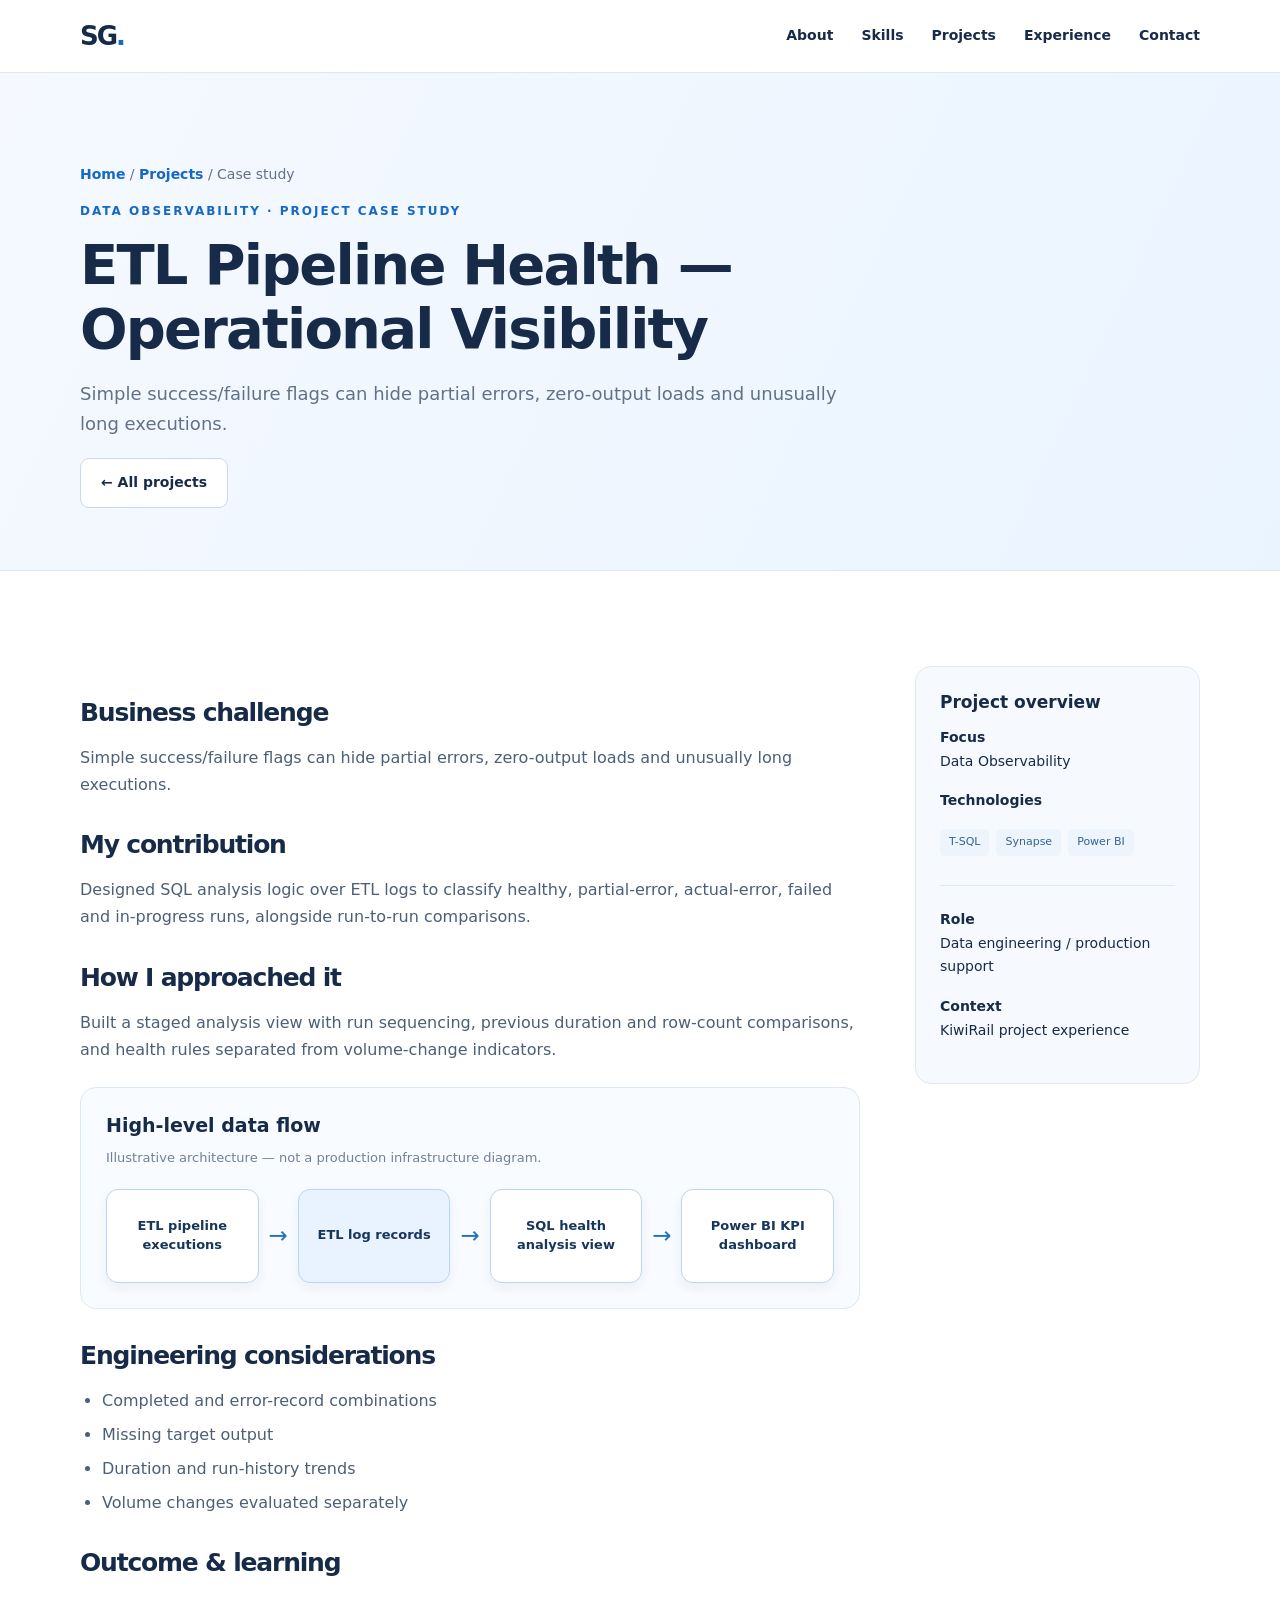
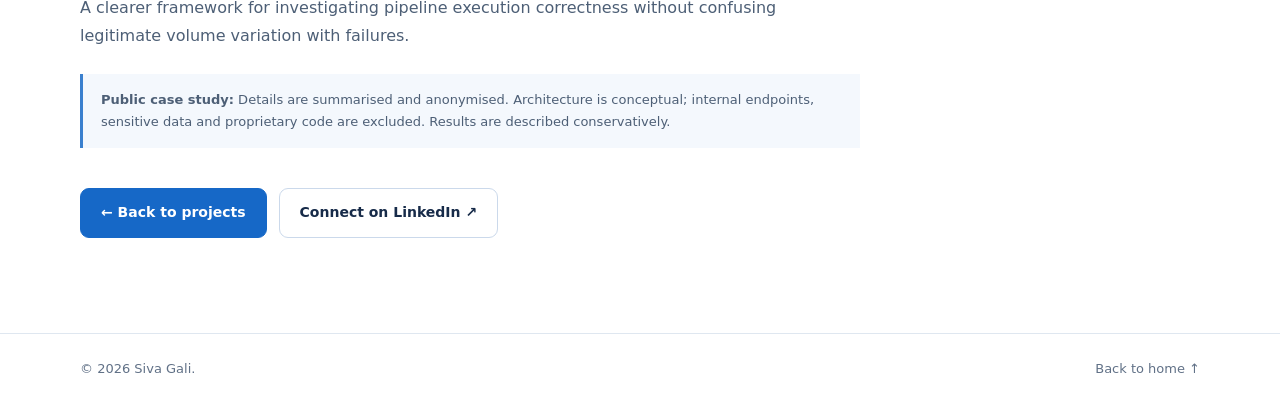
<file: projects/etl-health.html>
<!doctype html><html lang="en"><head><meta charset="utf-8"><meta name="viewport" content="width=device-width,initial-scale=1"><meta name="description" content="ETL Pipeline Health — Operational Visibility — an anonymised Azure Data Engineer project case study by Siva Gali."><title>ETL Pipeline Health — Operational Visibility | Siva Gali</title><link rel="stylesheet" href="../styles.css"></head><body>
<header class="top"><nav class="wrap nav" aria-label="Main navigation"><a class="brand" href="../index.html#home">SG<span>.</span></a><button class="menu" aria-label="Toggle menu" aria-expanded="false">☰</button><div class="links"><a href="../index.html#about">About</a><a href="../index.html#skills">Skills</a><a href="../index.html#projects">Projects</a><a href="../index.html#experience">Experience</a><a href="../index.html#contact">Contact</a></div></nav></header>
<main><section class="case-hero"><div class="wrap"><p class="breadcrumb"><a href="../index.html">Home</a> / <a href="../index.html#projects">Projects</a> / Case study</p><p class="eyebrow">DATA OBSERVABILITY · PROJECT CASE STUDY</p><h1>ETL Pipeline Health — Operational Visibility</h1><p class="lead">Simple success/failure flags can hide partial errors, zero-output loads and unusually long executions.</p><a class="btn secondary" href="../index.html#projects">← All projects</a></div></section>
<section class="section"><div class="wrap case-layout"><article class="case-main"><h2>Business challenge</h2><p>Simple success/failure flags can hide partial errors, zero-output loads and unusually long executions.</p><h2>My contribution</h2><p>Designed SQL analysis logic over ETL logs to classify healthy, partial-error, actual-error, failed and in-progress runs, alongside run-to-run comparisons.</p><h2>How I approached it</h2><p>Built a staged analysis view with run sequencing, previous duration and row-count comparisons, and health rules separated from volume-change indicators.</p><div class="arch" role="group" aria-label="Simplified project architecture"><h3>High-level data flow</h3><p>Illustrative architecture — not a production infrastructure diagram.</p><div class="arch-row"><div class="arch-node">ETL pipeline executions</div><div class="arch-arrow" aria-hidden="true">→</div><div class="arch-node">ETL log records</div><div class="arch-arrow" aria-hidden="true">→</div><div class="arch-node">SQL health analysis view</div><div class="arch-arrow" aria-hidden="true">→</div><div class="arch-node">Power BI KPI dashboard</div></div></div><h2>Engineering considerations</h2><ul class="check-list"><li>Completed and error-record combinations</li><li>Missing target output</li><li>Duration and run-history trends</li><li>Volume changes evaluated separately</li></ul><h2>Outcome &amp; learning</h2><p>A clearer framework for investigating pipeline execution correctness without confusing legitimate volume variation with failures.</p><p class="disclaimer"><strong>Public case study:</strong> Details are summarised and anonymised. Architecture is conceptual; internal endpoints, sensitive data and proprietary code are excluded. Results are described conservatively.</p><div class="case-nav"><a class="btn primary" href="../index.html#projects">← Back to projects</a><a class="btn secondary" href="https://www.linkedin.com/in/sivagali/" target="_blank" rel="noopener noreferrer">Connect on LinkedIn ↗</a></div></article><aside class="case-aside"><h3>Project overview</h3><p><strong>Focus</strong><br>Data Observability</p><p><strong>Technologies</strong></p><div class="tags"><span>T-SQL</span><span>Synapse</span><span>Power BI</span></div><hr style="border:0;border-top:1px solid #dfe7f0;margin:22px 0"><p><strong>Role</strong><br>Data engineering / production support</p><p><strong>Context</strong><br>KiwiRail project experience</p></aside></div></section></main><footer><div class="wrap footer"><span>© <span id="year"></span> Siva Gali.</span><a href="../index.html#home">Back to home ↑</a></div></footer><script src="../script.js"></script></body></html>
</file>
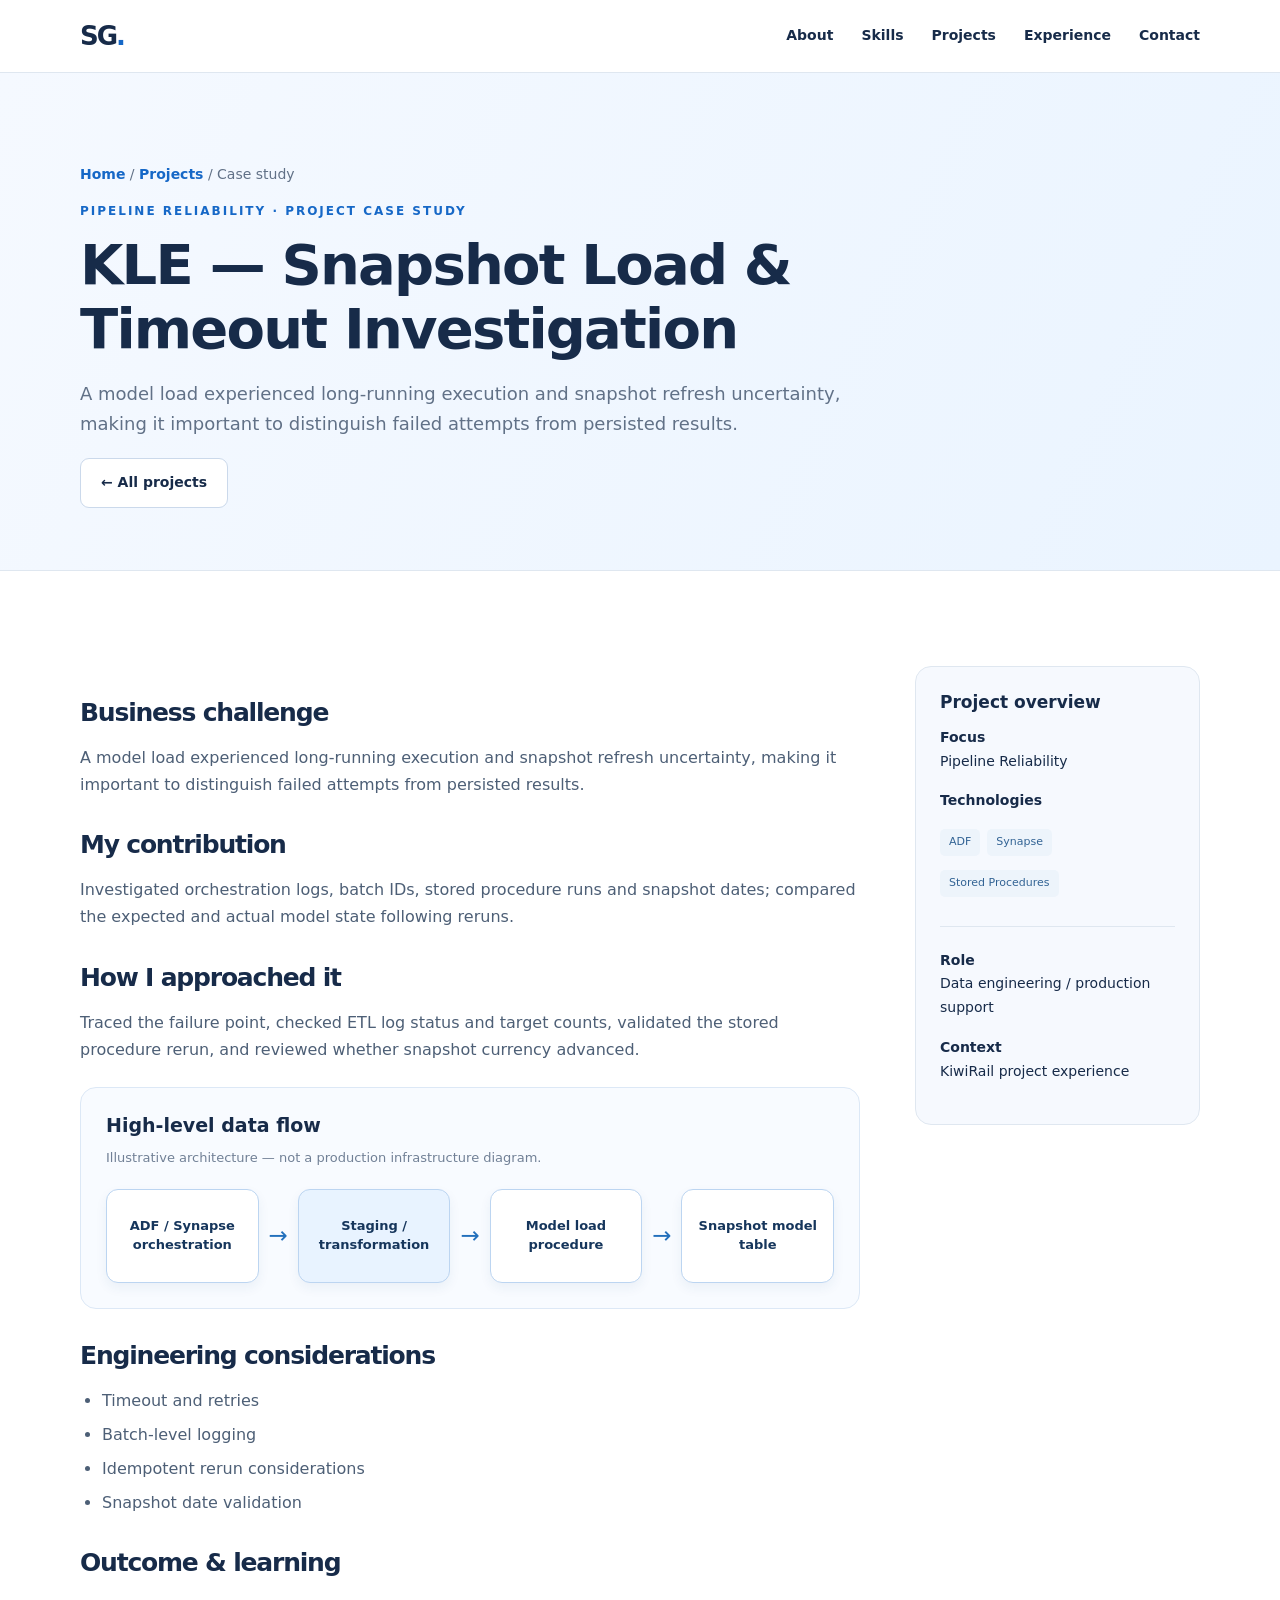
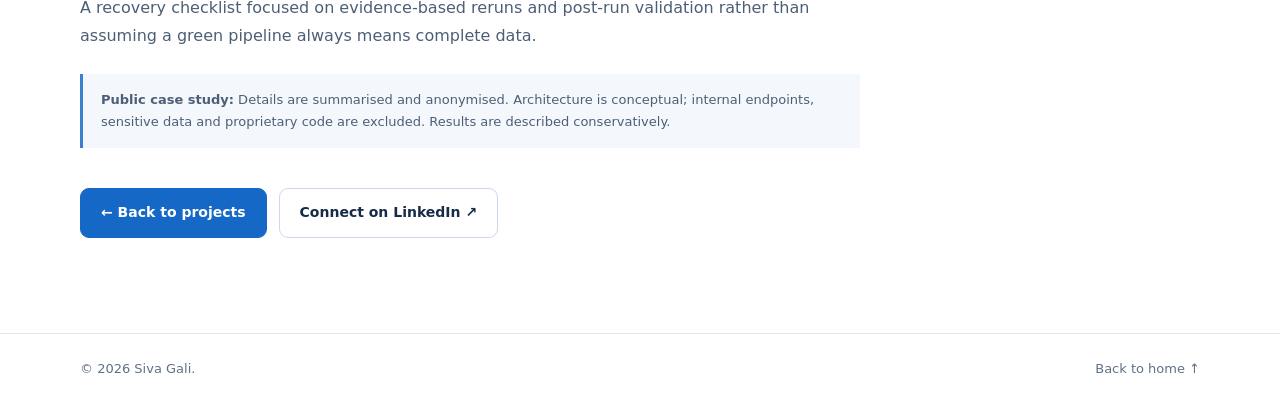
<file: projects/kle.html>
<!doctype html><html lang="en"><head><meta charset="utf-8"><meta name="viewport" content="width=device-width,initial-scale=1"><meta name="description" content="KLE — Snapshot Load &amp; Timeout Investigation — an anonymised Azure Data Engineer project case study by Siva Gali."><title>KLE — Snapshot Load &amp; Timeout Investigation | Siva Gali</title><link rel="stylesheet" href="../styles.css"></head><body>
<header class="top"><nav class="wrap nav" aria-label="Main navigation"><a class="brand" href="../index.html#home">SG<span>.</span></a><button class="menu" aria-label="Toggle menu" aria-expanded="false">☰</button><div class="links"><a href="../index.html#about">About</a><a href="../index.html#skills">Skills</a><a href="../index.html#projects">Projects</a><a href="../index.html#experience">Experience</a><a href="../index.html#contact">Contact</a></div></nav></header>
<main><section class="case-hero"><div class="wrap"><p class="breadcrumb"><a href="../index.html">Home</a> / <a href="../index.html#projects">Projects</a> / Case study</p><p class="eyebrow">PIPELINE RELIABILITY · PROJECT CASE STUDY</p><h1>KLE — Snapshot Load &amp; Timeout Investigation</h1><p class="lead">A model load experienced long-running execution and snapshot refresh uncertainty, making it important to distinguish failed attempts from persisted results.</p><a class="btn secondary" href="../index.html#projects">← All projects</a></div></section>
<section class="section"><div class="wrap case-layout"><article class="case-main"><h2>Business challenge</h2><p>A model load experienced long-running execution and snapshot refresh uncertainty, making it important to distinguish failed attempts from persisted results.</p><h2>My contribution</h2><p>Investigated orchestration logs, batch IDs, stored procedure runs and snapshot dates; compared the expected and actual model state following reruns.</p><h2>How I approached it</h2><p>Traced the failure point, checked ETL log status and target counts, validated the stored procedure rerun, and reviewed whether snapshot currency advanced.</p><div class="arch" role="group" aria-label="Simplified project architecture"><h3>High-level data flow</h3><p>Illustrative architecture — not a production infrastructure diagram.</p><div class="arch-row"><div class="arch-node">ADF / Synapse orchestration</div><div class="arch-arrow" aria-hidden="true">→</div><div class="arch-node">Staging / transformation</div><div class="arch-arrow" aria-hidden="true">→</div><div class="arch-node">Model load procedure</div><div class="arch-arrow" aria-hidden="true">→</div><div class="arch-node">Snapshot model table</div></div></div><h2>Engineering considerations</h2><ul class="check-list"><li>Timeout and retries</li><li>Batch-level logging</li><li>Idempotent rerun considerations</li><li>Snapshot date validation</li></ul><h2>Outcome &amp; learning</h2><p>A recovery checklist focused on evidence-based reruns and post-run validation rather than assuming a green pipeline always means complete data.</p><p class="disclaimer"><strong>Public case study:</strong> Details are summarised and anonymised. Architecture is conceptual; internal endpoints, sensitive data and proprietary code are excluded. Results are described conservatively.</p><div class="case-nav"><a class="btn primary" href="../index.html#projects">← Back to projects</a><a class="btn secondary" href="https://www.linkedin.com/in/sivagali/" target="_blank" rel="noopener noreferrer">Connect on LinkedIn ↗</a></div></article><aside class="case-aside"><h3>Project overview</h3><p><strong>Focus</strong><br>Pipeline Reliability</p><p><strong>Technologies</strong></p><div class="tags"><span>ADF</span><span>Synapse</span><span>Stored Procedures</span></div><hr style="border:0;border-top:1px solid #dfe7f0;margin:22px 0"><p><strong>Role</strong><br>Data engineering / production support</p><p><strong>Context</strong><br>KiwiRail project experience</p></aside></div></section></main><footer><div class="wrap footer"><span>© <span id="year"></span> Siva Gali.</span><a href="../index.html#home">Back to home ↑</a></div></footer><script src="../script.js"></script></body></html>
</file>
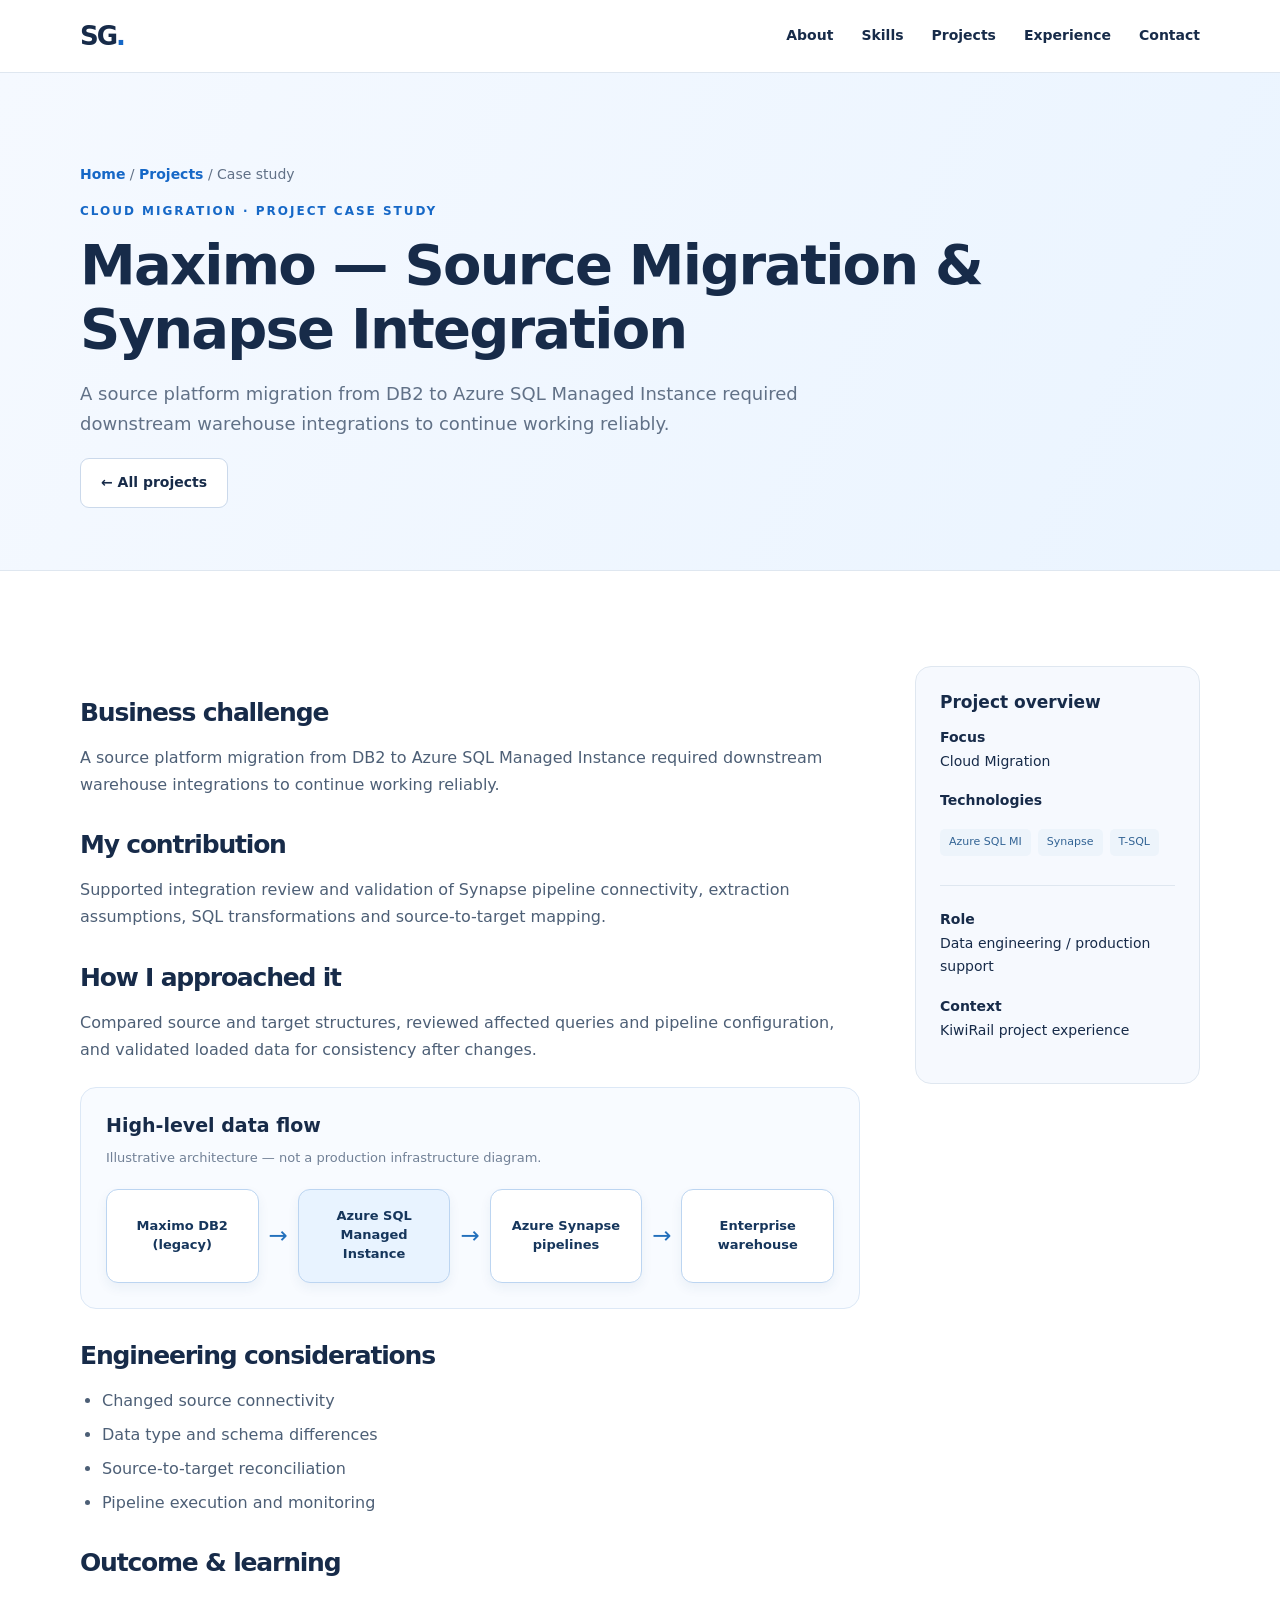
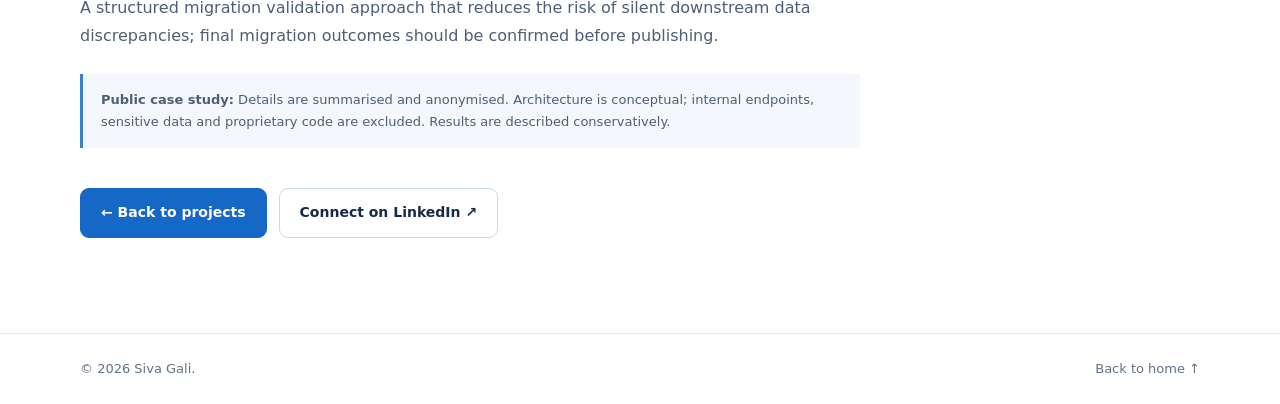
<file: projects/maximo.html>
<!doctype html><html lang="en"><head><meta charset="utf-8"><meta name="viewport" content="width=device-width,initial-scale=1"><meta name="description" content="Maximo — Source Migration &amp; Synapse Integration — an anonymised Azure Data Engineer project case study by Siva Gali."><title>Maximo — Source Migration &amp; Synapse Integration | Siva Gali</title><link rel="stylesheet" href="../styles.css"></head><body>
<header class="top"><nav class="wrap nav" aria-label="Main navigation"><a class="brand" href="../index.html#home">SG<span>.</span></a><button class="menu" aria-label="Toggle menu" aria-expanded="false">☰</button><div class="links"><a href="../index.html#about">About</a><a href="../index.html#skills">Skills</a><a href="../index.html#projects">Projects</a><a href="../index.html#experience">Experience</a><a href="../index.html#contact">Contact</a></div></nav></header>
<main><section class="case-hero"><div class="wrap"><p class="breadcrumb"><a href="../index.html">Home</a> / <a href="../index.html#projects">Projects</a> / Case study</p><p class="eyebrow">CLOUD MIGRATION · PROJECT CASE STUDY</p><h1>Maximo — Source Migration &amp; Synapse Integration</h1><p class="lead">A source platform migration from DB2 to Azure SQL Managed Instance required downstream warehouse integrations to continue working reliably.</p><a class="btn secondary" href="../index.html#projects">← All projects</a></div></section>
<section class="section"><div class="wrap case-layout"><article class="case-main"><h2>Business challenge</h2><p>A source platform migration from DB2 to Azure SQL Managed Instance required downstream warehouse integrations to continue working reliably.</p><h2>My contribution</h2><p>Supported integration review and validation of Synapse pipeline connectivity, extraction assumptions, SQL transformations and source-to-target mapping.</p><h2>How I approached it</h2><p>Compared source and target structures, reviewed affected queries and pipeline configuration, and validated loaded data for consistency after changes.</p><div class="arch" role="group" aria-label="Simplified project architecture"><h3>High-level data flow</h3><p>Illustrative architecture — not a production infrastructure diagram.</p><div class="arch-row"><div class="arch-node">Maximo DB2 (legacy)</div><div class="arch-arrow" aria-hidden="true">→</div><div class="arch-node">Azure SQL Managed Instance</div><div class="arch-arrow" aria-hidden="true">→</div><div class="arch-node">Azure Synapse pipelines</div><div class="arch-arrow" aria-hidden="true">→</div><div class="arch-node">Enterprise warehouse</div></div></div><h2>Engineering considerations</h2><ul class="check-list"><li>Changed source connectivity</li><li>Data type and schema differences</li><li>Source-to-target reconciliation</li><li>Pipeline execution and monitoring</li></ul><h2>Outcome &amp; learning</h2><p>A structured migration validation approach that reduces the risk of silent downstream data discrepancies; final migration outcomes should be confirmed before publishing.</p><p class="disclaimer"><strong>Public case study:</strong> Details are summarised and anonymised. Architecture is conceptual; internal endpoints, sensitive data and proprietary code are excluded. Results are described conservatively.</p><div class="case-nav"><a class="btn primary" href="../index.html#projects">← Back to projects</a><a class="btn secondary" href="https://www.linkedin.com/in/sivagali/" target="_blank" rel="noopener noreferrer">Connect on LinkedIn ↗</a></div></article><aside class="case-aside"><h3>Project overview</h3><p><strong>Focus</strong><br>Cloud Migration</p><p><strong>Technologies</strong></p><div class="tags"><span>Azure SQL MI</span><span>Synapse</span><span>T-SQL</span></div><hr style="border:0;border-top:1px solid #dfe7f0;margin:22px 0"><p><strong>Role</strong><br>Data engineering / production support</p><p><strong>Context</strong><br>KiwiRail project experience</p></aside></div></section></main><footer><div class="wrap footer"><span>© <span id="year"></span> Siva Gali.</span><a href="../index.html#home">Back to home ↑</a></div></footer><script src="../script.js"></script></body></html>
</file>
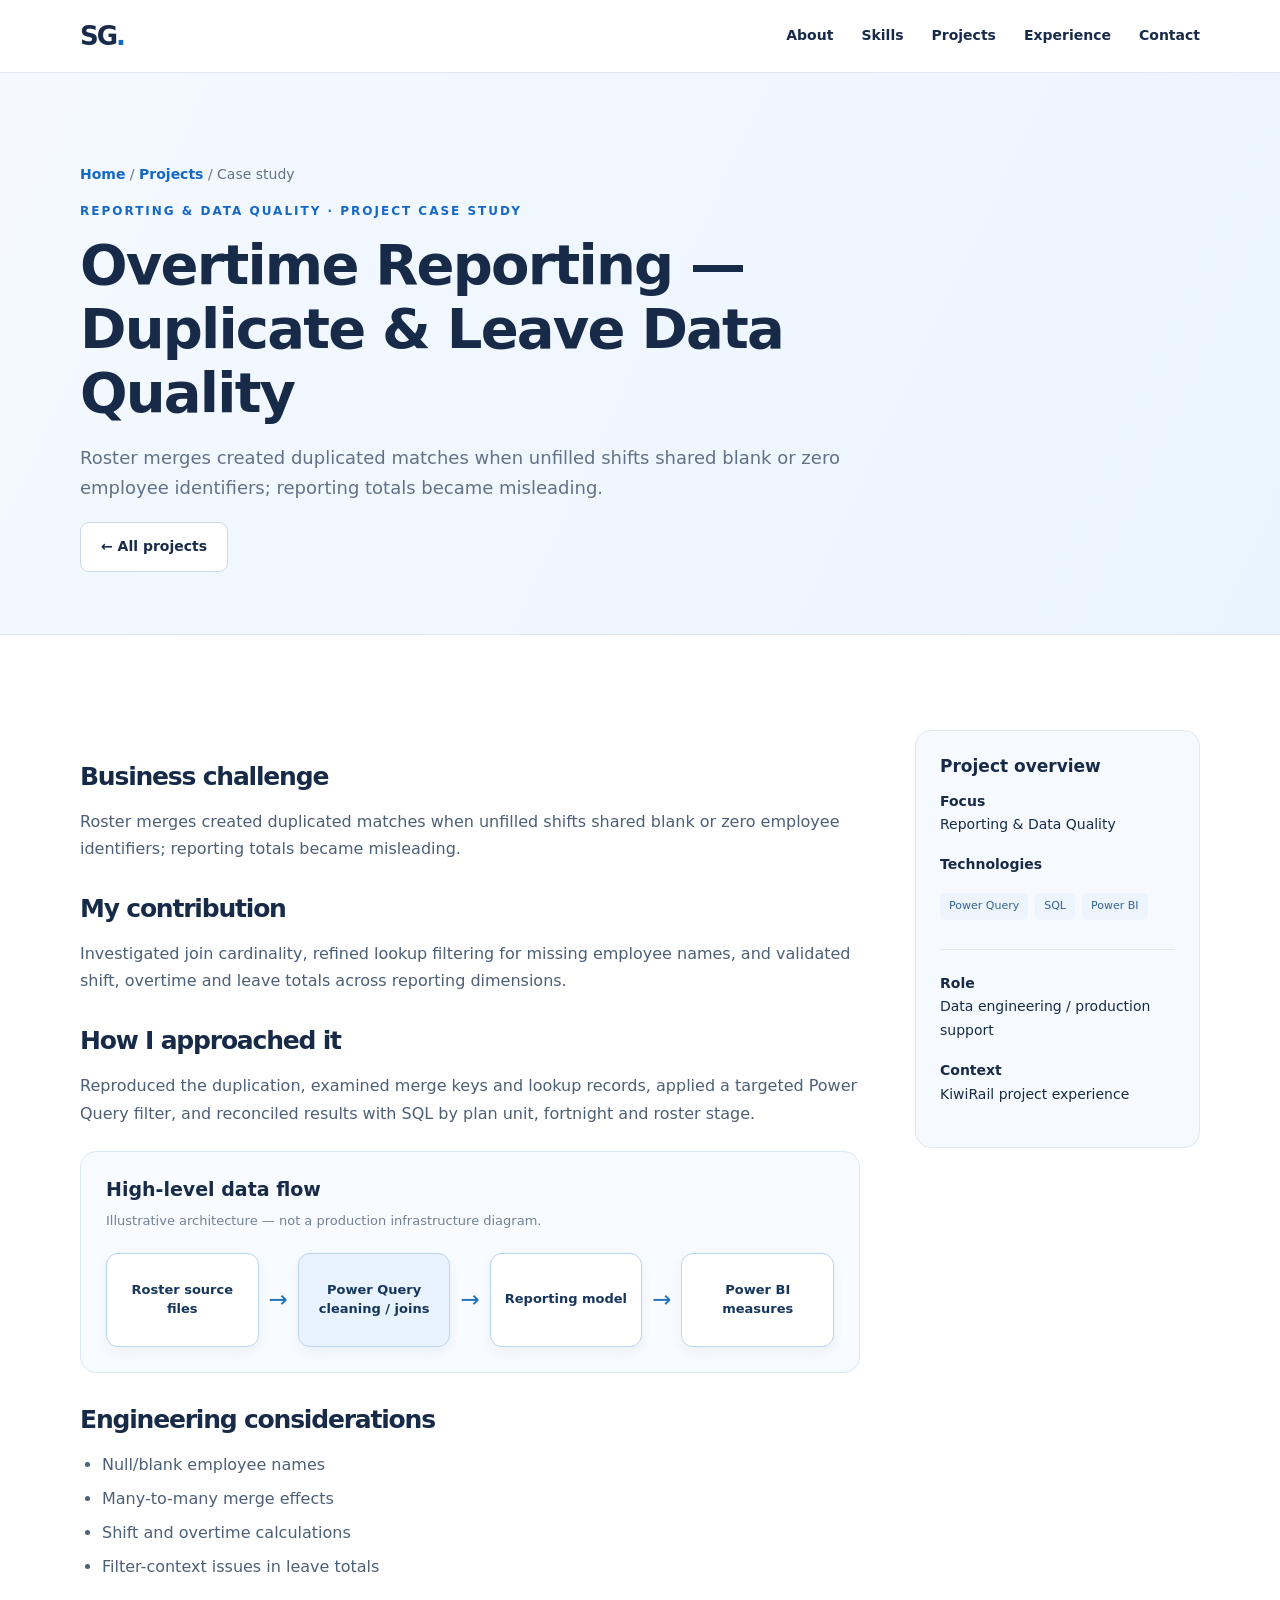
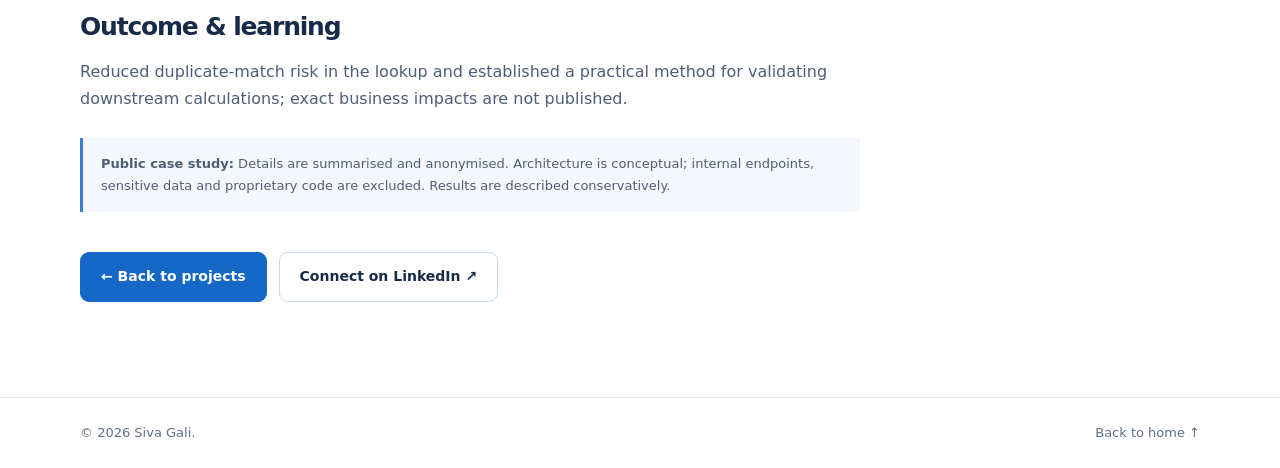
<file: projects/overtime.html>
<!doctype html><html lang="en"><head><meta charset="utf-8"><meta name="viewport" content="width=device-width,initial-scale=1"><meta name="description" content="Overtime Reporting — Duplicate &amp; Leave Data Quality — an anonymised Azure Data Engineer project case study by Siva Gali."><title>Overtime Reporting — Duplicate &amp; Leave Data Quality | Siva Gali</title><link rel="stylesheet" href="../styles.css"></head><body>
<header class="top"><nav class="wrap nav" aria-label="Main navigation"><a class="brand" href="../index.html#home">SG<span>.</span></a><button class="menu" aria-label="Toggle menu" aria-expanded="false">☰</button><div class="links"><a href="../index.html#about">About</a><a href="../index.html#skills">Skills</a><a href="../index.html#projects">Projects</a><a href="../index.html#experience">Experience</a><a href="../index.html#contact">Contact</a></div></nav></header>
<main><section class="case-hero"><div class="wrap"><p class="breadcrumb"><a href="../index.html">Home</a> / <a href="../index.html#projects">Projects</a> / Case study</p><p class="eyebrow">REPORTING &amp; DATA QUALITY · PROJECT CASE STUDY</p><h1>Overtime Reporting — Duplicate &amp; Leave Data Quality</h1><p class="lead">Roster merges created duplicated matches when unfilled shifts shared blank or zero employee identifiers; reporting totals became misleading.</p><a class="btn secondary" href="../index.html#projects">← All projects</a></div></section>
<section class="section"><div class="wrap case-layout"><article class="case-main"><h2>Business challenge</h2><p>Roster merges created duplicated matches when unfilled shifts shared blank or zero employee identifiers; reporting totals became misleading.</p><h2>My contribution</h2><p>Investigated join cardinality, refined lookup filtering for missing employee names, and validated shift, overtime and leave totals across reporting dimensions.</p><h2>How I approached it</h2><p>Reproduced the duplication, examined merge keys and lookup records, applied a targeted Power Query filter, and reconciled results with SQL by plan unit, fortnight and roster stage.</p><div class="arch" role="group" aria-label="Simplified project architecture"><h3>High-level data flow</h3><p>Illustrative architecture — not a production infrastructure diagram.</p><div class="arch-row"><div class="arch-node">Roster source files</div><div class="arch-arrow" aria-hidden="true">→</div><div class="arch-node">Power Query cleaning / joins</div><div class="arch-arrow" aria-hidden="true">→</div><div class="arch-node">Reporting model</div><div class="arch-arrow" aria-hidden="true">→</div><div class="arch-node">Power BI measures</div></div></div><h2>Engineering considerations</h2><ul class="check-list"><li>Null/blank employee names</li><li>Many-to-many merge effects</li><li>Shift and overtime calculations</li><li>Filter-context issues in leave totals</li></ul><h2>Outcome &amp; learning</h2><p>Reduced duplicate-match risk in the lookup and established a practical method for validating downstream calculations; exact business impacts are not published.</p><p class="disclaimer"><strong>Public case study:</strong> Details are summarised and anonymised. Architecture is conceptual; internal endpoints, sensitive data and proprietary code are excluded. Results are described conservatively.</p><div class="case-nav"><a class="btn primary" href="../index.html#projects">← Back to projects</a><a class="btn secondary" href="https://www.linkedin.com/in/sivagali/" target="_blank" rel="noopener noreferrer">Connect on LinkedIn ↗</a></div></article><aside class="case-aside"><h3>Project overview</h3><p><strong>Focus</strong><br>Reporting &amp; Data Quality</p><p><strong>Technologies</strong></p><div class="tags"><span>Power Query</span><span>SQL</span><span>Power BI</span></div><hr style="border:0;border-top:1px solid #dfe7f0;margin:22px 0"><p><strong>Role</strong><br>Data engineering / production support</p><p><strong>Context</strong><br>KiwiRail project experience</p></aside></div></section></main><footer><div class="wrap footer"><span>© <span id="year"></span> Siva Gali.</span><a href="../index.html#home">Back to home ↑</a></div></footer><script src="../script.js"></script></body></html>
</file>
<file: styles.css>
:root{--ink:#172b49;--muted:#617187;--blue:#1668c7;--pale:#f4f8fd;--line:#dfe7f0;--white:#fff}*{box-sizing:border-box}html{scroll-behavior:smooth;scroll-padding-top:80px}body{margin:0;font:16px/1.7 system-ui,-apple-system,Segoe UI,Arial,sans-serif;color:var(--ink);background:white}a{color:inherit;text-decoration:none}.wrap{width:min(1120px,calc(100% - 40px));margin:auto}.top{position:sticky;top:0;z-index:10;background:#ffffffed;backdrop-filter:blur(12px);border-bottom:1px solid var(--line)}.nav{height:72px;display:flex;justify-content:space-between;align-items:center}.brand{font-size:26px;font-weight:850;letter-spacing:-2px}.brand span,h1 span{color:var(--blue)}.links{display:flex;gap:28px;font-size:14px;font-weight:650}.links a:hover,.footer a:hover{color:var(--blue)}.menu{display:none;border:0;background:transparent;font-size:24px;cursor:pointer}.hero{background:linear-gradient(125deg,#fff 25%,#edf5ff);padding:95px 0}.hero-grid{display:grid;grid-template-columns:1.15fr .85fr;gap:75px;align-items:center}.eyebrow,.category{font-size:12px;letter-spacing:2px;font-weight:800;color:var(--blue);margin:0 0 12px}.category{font-size:10px;letter-spacing:1.3px}.hero h1{font-size:clamp(38px,5vw,62px);line-height:1.15;letter-spacing:-2.5px;margin:0 0 22px}.lead{font-size:18px;color:var(--muted);max-width:650px}.actions{display:flex;flex-wrap:wrap;gap:12px;margin:28px 0}.btn{display:inline-flex;align-items:center;justify-content:center;padding:12px 20px;border-radius:9px;font-weight:700;font-size:14px;border:1px solid #cbd9eb;transition:.2s}.btn:hover{transform:translateY(-2px);box-shadow:0 8px 20px #17335b1a}.primary{background:var(--blue);color:white;border-color:var(--blue)}.secondary{background:white;color:var(--ink)}.micro{color:#7b899a;font-size:13px}.hero-panel{border:1px solid #d8e4f2;background:white;border-radius:16px;box-shadow:0 25px 60px #1b47721b;overflow:hidden}.panel-top{background:#f7faff;border-bottom:1px solid var(--line);padding:13px 17px;display:flex;align-items:center;gap:6px}.dot{width:9px;height:9px;border-radius:50%;background:#c9d8e9}.dot:first-child{background:#ffb6a8}.dot:nth-child(2){background:#f7d389}.dot:nth-child(3){background:#8edbb9}.panel-label{margin-left:10px;font:12px ui-monospace,monospace;color:#8191a5}.flowchart{padding:26px 40px;text-align:center}.flow-node{border:1px solid #d8e4f1;background:#f8fbff;padding:12px 14px;border-radius:9px;font-weight:800;font-size:14px}.flow-node small{display:block;font-weight:500;font-size:11px;color:var(--muted)}.flow-node.blue{background:#e9f2ff;border-color:#9bc5fb}.flow-node.green{background:#e9f9f1;border-color:#a3e4c5}.flow-arrow{color:#8aa4c4;line-height:30px}.metrics{border-bottom:1px solid var(--line)}.metric-grid{display:grid;grid-template-columns:repeat(4,1fr);padding:28px 0}.metric-grid>div{display:flex;flex-direction:column;align-items:center;border-right:1px solid var(--line)}.metric-grid>div:last-child{border:0}.metric-grid strong{font-size:25px;color:var(--blue)}.metric-grid span{font-size:12px;color:var(--muted)}.section{padding:95px 0}.soft{background:var(--pale)}h2{font-size:clamp(29px,3.4vw,42px);line-height:1.2;letter-spacing:-1.2px;margin:0 0 25px}h3{font-size:19px;line-height:1.35;margin:0 0 12px}.two-col{display:grid;grid-template-columns:1fr 1fr;gap:55px;color:#52647b}.two-col p{margin:0}.skill-grid,.project-grid{display:grid;grid-template-columns:repeat(3,1fr);gap:20px}.tile,.project{background:white;border:1px solid var(--line);border-radius:13px;overflow:hidden}.tile{padding:25px}.tile-icon{width:45px;height:45px;display:grid;place-items:center;background:#eaf3ff;color:var(--blue);font-size:24px;border-radius:10px;margin-bottom:18px}.tile p,.project p,.timeline p{color:var(--muted);font-size:14px;margin:0 0 10px}.section-intro{color:var(--muted);max-width:720px;margin:-8px 0 30px}.project{transition:.2s}.project:hover{box-shadow:0 12px 30px #1c49711a;transform:translateY(-3px)}.project-art{height:125px;display:flex;justify-content:space-between;align-items:end;padding:20px;color:white}.project-art span{font-size:34px;font-weight:800;opacity:.6}.project-art b{font-size:14px}.art1{background:linear-gradient(130deg,#16487b,#328bb4)}.art2{background:linear-gradient(130deg,#184b7b,#7a94ce)}.art3{background:linear-gradient(130deg,#14617b,#1ba4a8)}.art4{background:linear-gradient(130deg,#4e658c,#859bc1)}.art5{background:linear-gradient(130deg,#28547d,#5880b3)}.art6{background:linear-gradient(130deg,#1a697c,#71a3b1)}.project-body{padding:23px}.project-body b{color:#29445f}.tags{display:flex;gap:7px;flex-wrap:wrap;margin-top:17px}.tags span{font-size:11px;background:#edf4fb;color:#326394;border-radius:5px;padding:4px 9px}.timeline{border-left:2px solid #c8d9ed;margin-left:10px;padding-left:30px;max-width:800px}.timeline-item{position:relative;margin-bottom:35px}.timeline-mark{position:absolute;left:-39px;top:6px;width:16px;height:16px;background:var(--blue);border:4px solid #d6eaff;border-radius:50%}.muted{color:#8492a5!important}.contact{text-align:center}.contact p:not(.eyebrow){color:var(--muted);max-width:630px;margin:auto}.centered{justify-content:center}footer{border-top:1px solid var(--line)}.footer{padding:24px 0;display:flex;justify-content:space-between;font-size:13px;color:var(--muted)}@media(max-width:850px){.hero-grid{grid-template-columns:1fr;gap:40px}.hero{padding:65px 0}.skill-grid,.project-grid{grid-template-columns:repeat(2,1fr)}.two-col{gap:25px}.metric-grid{grid-template-columns:repeat(2,1fr);gap:20px}.metric-grid>div:nth-child(2){border:0}}@media(max-width:580px){.menu{display:block}.links{display:none;position:absolute;top:72px;left:0;right:0;background:white;flex-direction:column;gap:0;border-bottom:1px solid var(--line);box-shadow:0 10px 20px #0001}.links.open{display:flex}.links a{padding:13px 22px}.hero h1{letter-spacing:-1.5px}.flowchart{padding:22px}.skill-grid,.project-grid,.two-col{grid-template-columns:1fr}.section{padding:65px 0}.metric-grid strong{font-size:22px}.footer{gap:15px;flex-wrap:wrap}}

/* Version 2 — case study pages */
.case-link{display:inline-flex;margin-top:14px;color:#145bb0;font-weight:800;border-bottom:2px solid #b6d4f8;padding-bottom:3px}.case-link:hover{color:#073b80;border-color:#073b80}
.case-hero{background:linear-gradient(115deg,#f5f9ff,#eaf4ff);padding:76px 0 62px;border-bottom:1px solid var(--line)}
.case-hero h1{font-size:clamp(34px,4.8vw,56px);line-height:1.14;letter-spacing:-1.8px;max-width:920px;margin:12px 0 18px}.case-hero .lead{max-width:800px}
.breadcrumb{font-size:14px;color:var(--muted)}.breadcrumb a{color:var(--blue);font-weight:700}
.case-layout{display:grid;grid-template-columns:minmax(0,1fr) 285px;gap:55px;align-items:start}.case-main h2{font-size:25px;margin:32px 0 10px}.case-main p,.case-main li{color:#4d5f76}.case-aside{position:sticky;top:95px;background:#f6f9fe;border:1px solid var(--line);border-radius:16px;padding:24px}.case-aside h3{margin:0 0 12px;font-size:17px}.case-aside p{font-size:14px;margin:0 0 16px}.case-aside .tags{margin:0}.case-aside .tags span{margin-bottom:7px}
.arch{margin:24px 0 28px;padding:25px;border:1px solid #dce8f6;background:#f8fbff;border-radius:16px}.arch h3{margin:0 0 8px}.arch p{font-size:13px;color:#718096;margin:0 0 20px}.arch-row{display:flex;align-items:stretch;gap:10px}.arch-node{flex:1;min-width:0;display:flex;align-items:center;justify-content:center;text-align:center;min-height:94px;padding:13px;border:1px solid #bcd5f1;border-radius:12px;background:white;color:#16365c;font-weight:750;font-size:13px;line-height:1.45;box-shadow:0 5px 12px #1e4c8310}.arch-node:nth-of-type(3){background:#e8f3ff}.arch-arrow{align-self:center;font-size:23px;color:#2370bc;flex:0 0 auto}.check-list{padding-left:22px}.check-list li{margin:7px 0}.case-nav{display:flex;gap:12px;flex-wrap:wrap;margin-top:40px}.disclaimer{font-size:13px;color:#6d7e92;background:#f4f8fd;border-left:3px solid #3a80ce;padding:15px 18px;margin-top:25px}
@media(max-width:800px){.case-layout{grid-template-columns:1fr}.case-aside{position:static}.arch-row{flex-direction:column;align-items:stretch}.arch-arrow{transform:rotate(90deg);align-self:center}.case-hero{padding:45px 0}}


/* Version 3: visual technology workflow (intentionally contrasts with the light website theme) */
.toolchain-section{background:#f5f9ff}.toolchain-section h2{max-width:850px;margin-bottom:10px}.toolchain-section .accent{color:#0789df}.toolchain-subtitle{color:#60758e;font-size:19px;margin:0 0 30px}.pipeline-showcase{background:#06172a;border:1px solid #163b61;border-radius:22px;padding:42px 22px 34px;color:#fff;box-shadow:0 20px 50px #0b29452b;background-image:radial-gradient(#164061 1px,transparent 1px);background-size:29px 29px}.pipeline-stages{display:grid;grid-template-columns:repeat(6,minmax(0,1fr));gap:12px}.pipeline-stage{text-align:center;min-width:0;position:relative}.pipeline-stage:not(:last-child)::after{content:'→';position:absolute;right:-13px;top:93px;color:#2a9fdd;font-size:18px;z-index:1}.stage-pill{display:inline-block;border:1.5px solid #00a7ff;border-radius:40px;padding:5px 12px;font-size:12px;font-weight:800;background:#08233b;color:#d9f2ff;white-space:nowrap}.stage-icon{margin:52px auto 17px;display:grid;place-items:center;width:96px;height:86px;background:linear-gradient(150deg,#12345a,#081b33);border:1px solid #20558a;border-radius:16px;box-shadow:inset 0 0 0 1px #0b2c51}.stage-icon svg{width:55px;height:55px}.pipeline-stage h3{font-size:15px;line-height:1.3;color:#fff;margin:0 0 4px}.pipeline-stage .stage-type{color:#78bce8;font-size:12px;line-height:1.35;margin:0 0 13px}.pipeline-stage p:not(.stage-type){color:#9db5cf;font-size:11px;line-height:1.55;max-width:155px;margin:auto}.toolchain-note{margin-top:22px;border:1px solid #d6e5f6;background:#fff;padding:17px 20px;border-radius:12px;color:#35516e;font-size:14px}.toolchain-note span{color:#71839a}.toolchain-disclaimer{font-size:12px;color:#72839a;margin:15px 0 0}@media(max-width:1000px){.pipeline-stages{grid-template-columns:repeat(3,minmax(0,1fr));row-gap:35px}.pipeline-stage:not(:last-child)::after{display:none}.stage-icon{margin-top:25px}}@media(max-width:550px){.pipeline-stages{grid-template-columns:repeat(2,minmax(0,1fr));gap:28px 8px}.pipeline-showcase{padding:27px 12px}.stage-pill{font-size:10px;padding:5px 8px}.stage-icon{width:80px;height:75px}.pipeline-stage h3{font-size:13px}.toolchain-subtitle{font-size:16px}}

/* Version 4: experience-labelled technology cards and certifications */
.experience-level{display:inline-block;margin-top:9px;border-radius:99px;background:#eaf5ff;color:#155b9b;font-size:11px;font-weight:750;padding:5px 10px}.experience-level.basic{background:#f2edff;color:#6741a2}.tech-databricks{color:#e9493c;background:#fff0ed;font-size:29px}.tech-python{color:#1762a0;background:#e8f5ff;font-size:17px;font-weight:850}.tech-fabric{color:#7d4cc9;background:#f1eaff;font-weight:850}.cert-grid{display:grid;grid-template-columns:repeat(2,minmax(0,1fr));gap:20px}.cert-card{display:flex;align-items:flex-start;gap:18px;padding:25px;border:1px solid var(--line);border-radius:15px;background:#fff}.cert-card h3{margin-bottom:7px}.cert-card p{font-size:14px;color:var(--muted);margin:0 0 12px}.cert-icon{display:grid;place-items:center;flex:none;width:53px;height:53px;background:#e6f3ff;color:#0877c7;font-size:29px;font-weight:800;border-radius:12px}.cert-icon.learning{background:#f0ebff;color:#6d50ba}.cert-status{font-size:12px;color:#6c7990;font-weight:650}@media(max-width:650px){.cert-grid{grid-template-columns:1fr}.cert-card{padding:20px}}

/* V5 certification cards */
.cert-grid{grid-template-columns:repeat(3,minmax(0,1fr))}.cert-icon.microsoft{background:#eaf4ff;color:#0878c9}.cert-icon.databricks{background:#fff0ec;color:#ed4c39}.cert-note{margin-top:18px;color:var(--muted);font-size:13px}@media(max-width:900px){.cert-grid{grid-template-columns:1fr}}

/* V6 resume-aligned career and certification layout */
.education-grid{display:grid;grid-template-columns:repeat(2,minmax(0,1fr));gap:20px}.education-card{border:1px solid var(--line);border-radius:14px;background:#fff;padding:27px}.education-card p:not(.category){color:var(--muted);margin:0}.learning-panel{margin-top:25px;padding:24px;display:flex;gap:20px;align-items:flex-start;border:1px solid #d8cffa;border-radius:15px;background:#faf8ff}.learning-panel h3{margin:0 0 6px}.learning-panel p:last-child{margin:0;color:var(--muted);font-size:14px}.timeline{max-width:930px}.timeline-item h3{margin-bottom:8px}@media(max-width:650px){.education-grid{grid-template-columns:1fr}.learning-panel{padding:18px}}
</file>
